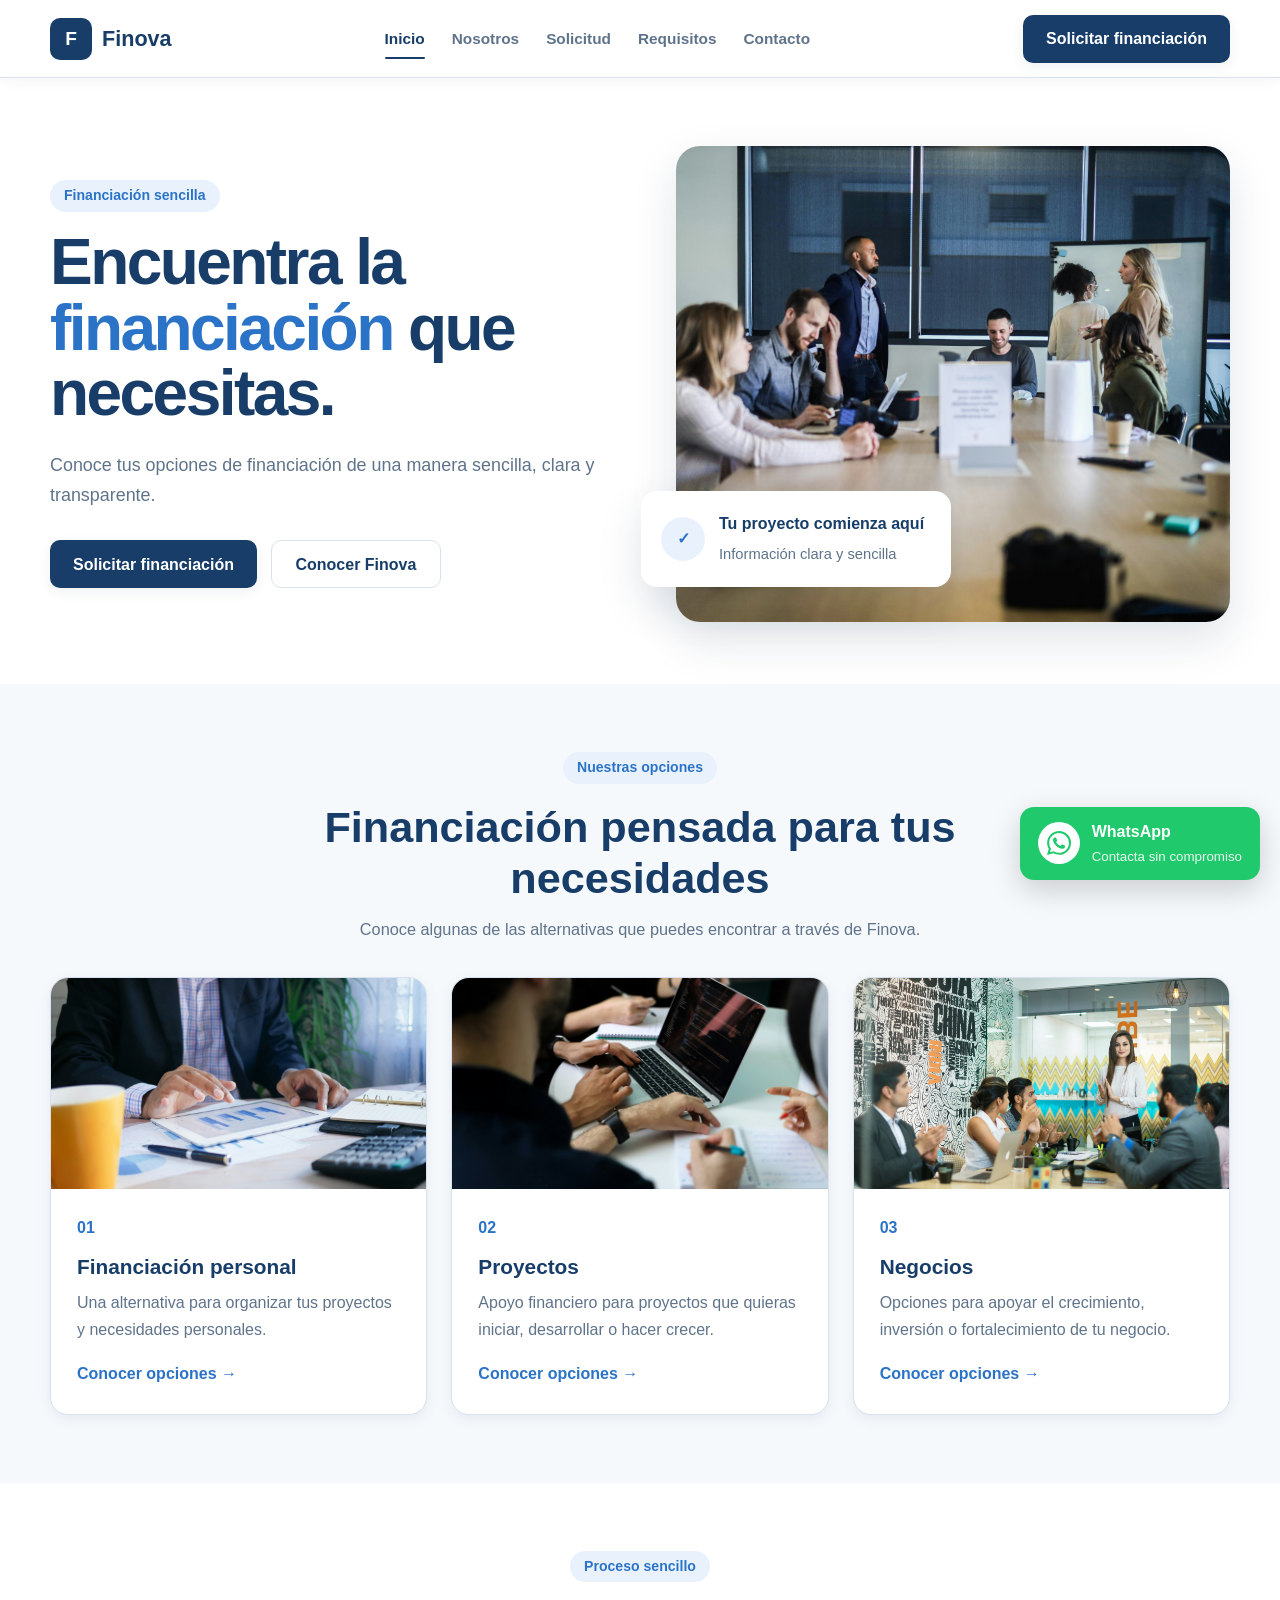
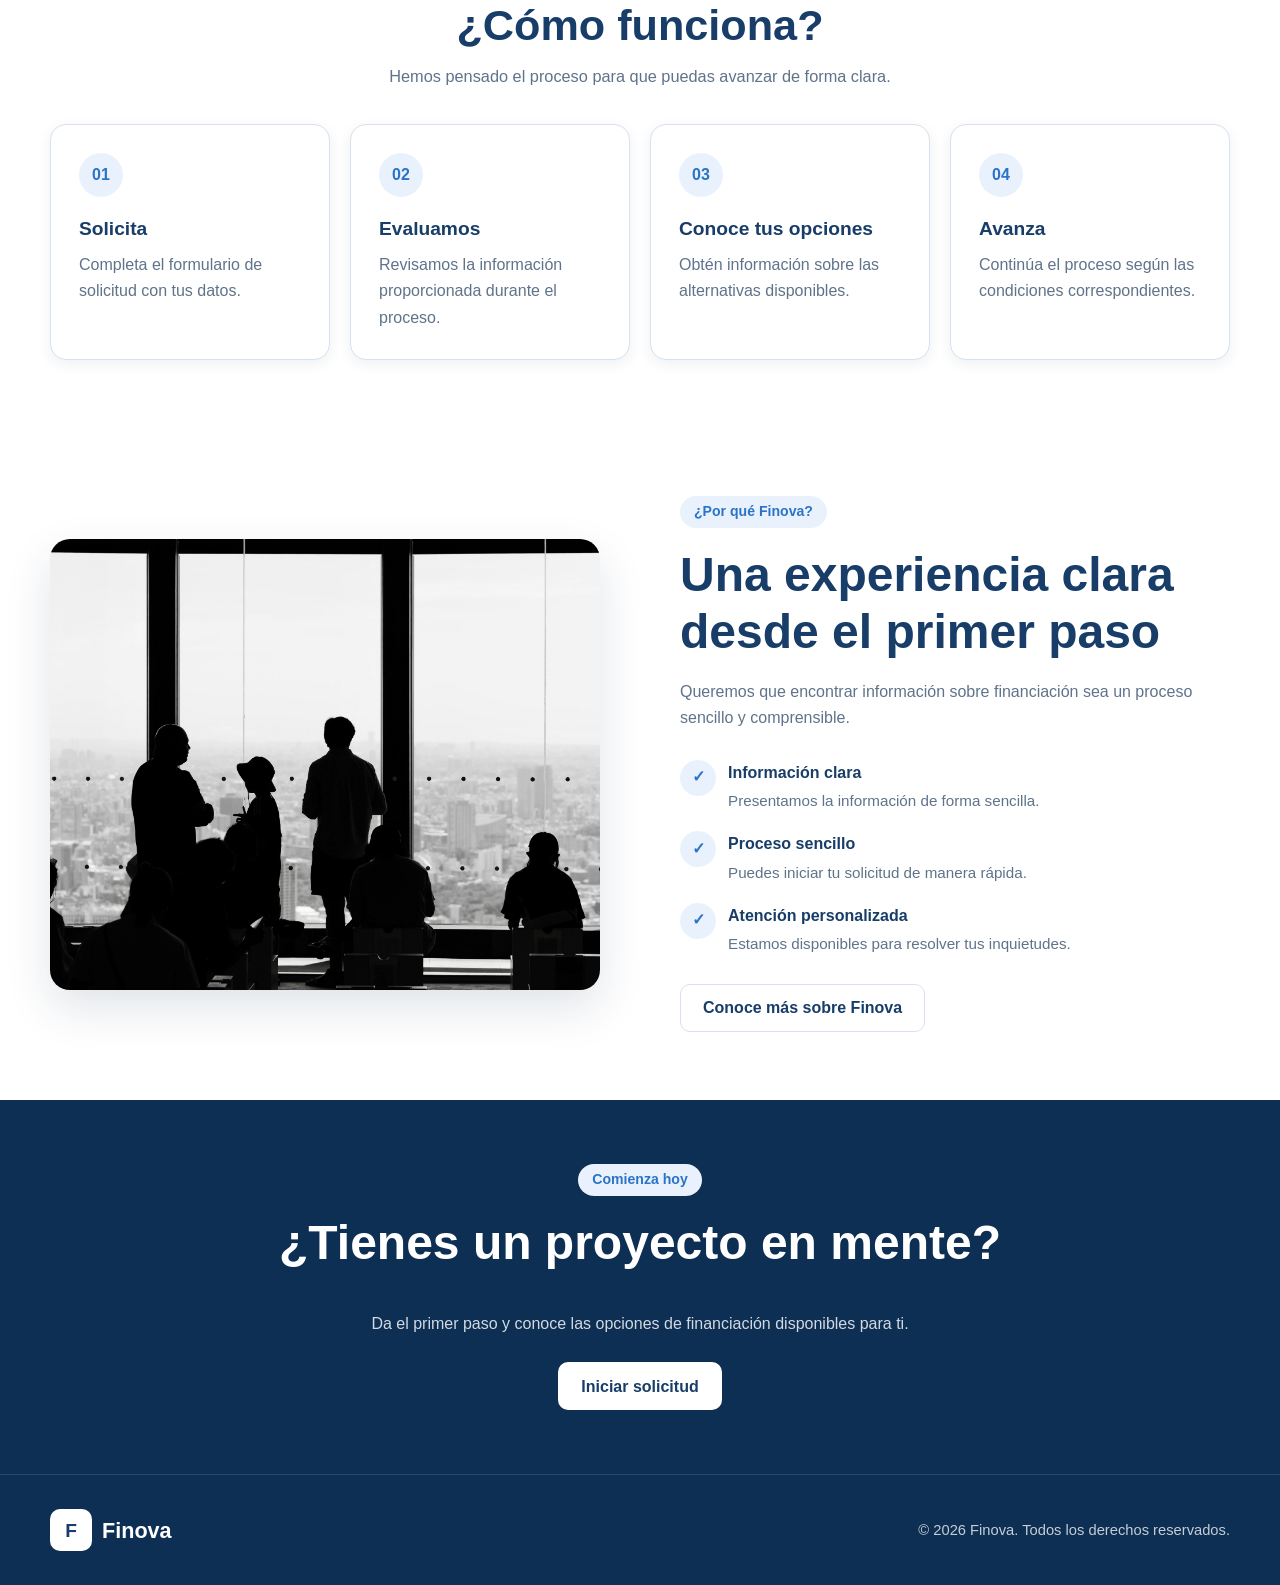
<file: index.html>
<!DOCTYPE html>
<html lang="es">

<head>

    <!-- =====================================================
         CONFIGURACIÓN BÁSICA DEL DOCUMENTO
    ====================================================== -->

    <meta charset="UTF-8">

    <meta
        name="viewport"
        content="width=device-width, initial-scale=1.0"
    >

    <title>Finova | Financiación sencilla</title>


    <!-- =====================================================
         HOJA DE ESTILOS PRINCIPAL
    ====================================================== -->

    <link
        rel="stylesheet"
        href="css/style.css"
    >

</head>


<body>


    <!-- =====================================================
         HEADER / NAVEGACIÓN PRINCIPAL
    ====================================================== -->

    <header class="header">

        <div class="container nav">


            <!-- =================================================
                 LOGOTIPO
            ================================================== -->

            <a
                href="index.html"
                class="logo"
            >

                <span class="logo-icon">
                    F
                </span>

                Finova

            </a>



            <!-- =================================================
                 MENÚ PRINCIPAL DE NAVEGACIÓN
            ================================================== -->

            <nav class="menu">

                <!-- PÁGINA ACTUAL -->

                <a
                    href="index.html"
                    class="active"
                >
                    Inicio
                </a>

                <a href="nosotros.html">
                    Nosotros
                </a>

                <a href="solicitud.html">
                    Solicitud
                </a>

                <a href="requisitos.html">
                    Requisitos
                </a>

                <a href="contacto.html">
                    Contacto
                </a>

            </nav>



            <!-- =================================================
                 BOTÓN PRINCIPAL DEL HEADER
            ================================================== -->

            <a
                href="solicitud.html"
                class="btn btn-primary"
            >
                Solicitar financiación
            </a>

        </div>

    </header>



    <!-- =====================================================
         CONTENIDO PRINCIPAL
    ====================================================== -->

    <main>


        <!-- =================================================
             HERO / PRESENTACIÓN PRINCIPAL
        ================================================== -->

        <section class="hero">


            <!-- =================================================
                 CONTENIDO DE TEXTO DEL HERO
            ================================================== -->

            <div class="hero-content">

                <!-- ETIQUETA SUPERIOR -->

                <span class="hero-badge">
                    Financiación sencilla
                </span>


                <!-- TÍTULO PRINCIPAL -->

                <h1>
                    Encuentra la
                    <span>financiación</span>
                    que necesitas.
                </h1>


                <!-- DESCRIPCIÓN -->

                <p>
                    Conoce tus opciones de financiación de una manera
                    sencilla, clara y transparente.
                </p>


                <!-- =================================================
                     BOTONES PRINCIPALES DEL HERO
                ================================================== -->

                <div class="hero-buttons">

                    <a
                        href="solicitud.html"
                        class="btn-primary"
                    >
                        Solicitar financiación
                    </a>

                    <a
                        href="nosotros.html"
                        class="btn-secondary"
                    >
                        Conocer Finova
                    </a>

                </div>

            </div>



            <!-- =================================================
                 IMAGEN PRINCIPAL DEL HERO
            ================================================== -->

            <div class="hero-image">

                <img
                    src="img/financiacion.jpg"
                    alt="Personas revisando opciones de financiación"
                >


                <!-- TARJETA SUPERPUESTA SOBRE LA IMAGEN -->

                <div class="hero-image-card">

                    <!-- ICONO -->

                    <div class="card-icon">
                        ✓
                    </div>


                    <!-- INFORMACIÓN DE LA TARJETA -->

                    <div>

                        <strong>
                            Tu proyecto comienza aquí
                        </strong>

                        <span>
                            Información clara y sencilla
                        </span>

                    </div>

                </div>

            </div>

        </section>



        <!-- =================================================
             SERVICIOS / OPCIONES DE FINANCIACIÓN
        ================================================== -->

        <section class="services">

            <div class="container">


                <!-- =================================================
                     ENCABEZADO DE LA SECCIÓN
                ================================================== -->

                <div class="section-title">

                    <span class="tag">
                        Nuestras opciones
                    </span>

                    <h2>
                        Financiación pensada para tus necesidades
                    </h2>

                    <p>
                        Conoce algunas de las alternativas que
                        puedes encontrar a través de Finova.
                    </p>

                </div>



                <!-- =================================================
                     GRID DE SERVICIOS
                ================================================== -->

                <div class="services-grid">


                    <!-- =================================================
                         SERVICIO 01
                         FINANCIACIÓN PERSONAL
                    ================================================== -->

                    <article class="service-card">


                        <!-- IMAGEN -->

                        <div class="service-image">

                            <img
                                src="img/financiacion-personal.jpg"
                                alt="Financiación personal"
                            >

                        </div>


                        <!-- CONTENIDO -->

                        <div class="service-content">

                            <span class="service-number">
                                01
                            </span>

                            <h3>
                                Financiación personal
                            </h3>

                            <p>
                                Una alternativa para organizar
                                tus proyectos y necesidades
                                personales.
                            </p>

                            <a href="solicitud.html">
                                Conocer opciones →
                            </a>

                        </div>

                    </article>



                    <!-- =================================================
                         SERVICIO 02
                         PROYECTOS
                    ================================================== -->

                    <article class="service-card">


                        <!-- IMAGEN -->

                        <div class="service-image">

                            <img
                                src="img/proyecto.jpg"
                                alt="Financiación para proyectos"
                            >

                        </div>


                        <!-- CONTENIDO -->

                        <div class="service-content">

                            <span class="service-number">
                                02
                            </span>

                            <h3>
                                Proyectos
                            </h3>

                            <p>
                                Apoyo financiero para proyectos
                                que quieras iniciar, desarrollar
                                o hacer crecer.
                            </p>

                            <a href="solicitud.html">
                                Conocer opciones →
                            </a>

                        </div>

                    </article>



                    <!-- =================================================
                         SERVICIO 03
                         NEGOCIOS
                    ================================================== -->

                    <article class="service-card">


                        <!-- IMAGEN -->

                        <div class="service-image">

                            <img
                                src="img/negocio.jpg"
                                alt="Financiación para negocios"
                            >

                        </div>


                        <!-- CONTENIDO -->

                        <div class="service-content">

                            <span class="service-number">
                                03
                            </span>

                            <h3>
                                Negocios
                            </h3>

                            <p>
                                Opciones para apoyar el crecimiento,
                                inversión o fortalecimiento de
                                tu negocio.
                            </p>

                            <a href="solicitud.html">
                                Conocer opciones →
                            </a>

                        </div>

                    </article>


                </div>

            </div>

        </section>



        <!-- =================================================
             PROCESO / ¿CÓMO FUNCIONA?
        ================================================== -->

        <section class="process">

            <div class="container">


                <!-- =================================================
                     ENCABEZADO DE LA SECCIÓN
                ================================================== -->

                <div class="section-title">

                    <span class="tag">
                        Proceso sencillo
                    </span>

                    <h2>
                        ¿Cómo funciona?
                    </h2>

                    <p>
                        Hemos pensado el proceso para que
                        puedas avanzar de forma clara.
                    </p>

                </div>



                <!-- =================================================
                     PASOS DEL PROCESO
                ================================================== -->

                <div class="process-grid">


                    <!-- PASO 01 -->

                    <div class="process-card">

                        <span>
                            01
                        </span>

                        <h3>
                            Solicita
                        </h3>

                        <p>
                            Completa el formulario de solicitud
                            con tus datos.
                        </p>

                    </div>



                    <!-- PASO 02 -->

                    <div class="process-card">

                        <span>
                            02
                        </span>

                        <h3>
                            Evaluamos
                        </h3>

                        <p>
                            Revisamos la información proporcionada
                            durante el proceso.
                        </p>

                    </div>



                    <!-- PASO 03 -->

                    <div class="process-card">

                        <span>
                            03
                        </span>

                        <h3>
                            Conoce tus opciones
                        </h3>

                        <p>
                            Obtén información sobre las alternativas
                            disponibles.
                        </p>

                    </div>



                    <!-- PASO 04 -->

                    <div class="process-card">

                        <span>
                            04
                        </span>

                        <h3>
                            Avanza
                        </h3>

                        <p>
                            Continúa el proceso según las condiciones
                            correspondientes.
                        </p>

                    </div>


                </div>

            </div>

        </section>



        <!-- =================================================
             POR QUÉ FINOVA
        ================================================== -->

        <section class="about-home">

            <div class="container about-home-content">


                <!-- =================================================
                     IMAGEN / LADO VISUAL
                ================================================== -->

                <div class="about-home-image">

                    <img
                        src="img/equipo-finova.jpg"
                        alt="Personas conversando sobre financiación"
                    >

                </div>



                <!-- =================================================
                     CONTENIDO / INFORMACIÓN
                ================================================== -->

                <div class="about-home-text">


                    <!-- ETIQUETA -->

                    <span class="tag">
                        ¿Por qué Finova?
                    </span>


                    <!-- TÍTULO -->

                    <h2>
                        Una experiencia clara desde el primer paso
                    </h2>


                    <!-- DESCRIPCIÓN -->

                    <p>
                        Queremos que encontrar información sobre
                        financiación sea un proceso sencillo y
                        comprensible.
                    </p>



                    <!-- =================================================
                         BENEFICIOS DE FINOVA
                    ================================================== -->

                    <div class="benefits">


                        <!-- BENEFICIO 01 -->

                        <div class="benefit">

                            <span>
                                ✓
                            </span>

                            <div>

                                <strong>
                                    Información clara
                                </strong>

                                <p>
                                    Presentamos la información de
                                    forma sencilla.
                                </p>

                            </div>

                        </div>



                        <!-- BENEFICIO 02 -->

                        <div class="benefit">

                            <span>
                                ✓
                            </span>

                            <div>

                                <strong>
                                    Proceso sencillo
                                </strong>

                                <p>
                                    Puedes iniciar tu solicitud
                                    de manera rápida.
                                </p>

                            </div>

                        </div>



                        <!-- BENEFICIO 03 -->

                        <div class="benefit">

                            <span>
                                ✓
                            </span>

                            <div>

                                <strong>
                                    Atención personalizada
                                </strong>

                                <p>
                                    Estamos disponibles para
                                    resolver tus inquietudes.
                                </p>

                            </div>

                        </div>


                    </div>



                    <!-- =================================================
                         BOTÓN "CONOCE MÁS"
                    ================================================== -->

                    <a
                        href="nosotros.html"
                        class="btn btn-secondary"
                    >
                        Conoce más sobre Finova
                    </a>

                </div>


            </div>

        </section>



        <!-- =================================================
             CTA FINAL / LLAMADA A LA ACCIÓN
        ================================================== -->

        <section class="cta">

            <div class="container cta-content">


                <!-- ETIQUETA -->

                <span class="tag">
                    Comienza hoy
                </span>


                <!-- TÍTULO -->

                <h2>
                    ¿Tienes un proyecto en mente?
                </h2>


                <!-- DESCRIPCIÓN -->

                <p>
                    Da el primer paso y conoce las opciones
                    de financiación disponibles para ti.
                </p>


                <!-- BOTÓN PRINCIPAL -->

                <a
                    href="solicitud.html"
                    class="btn btn-light"
                >
                    Iniciar solicitud
                </a>

            </div>

        </section>


    </main>



    <!-- =====================================================
         FOOTER
    ====================================================== -->

    <footer>

        <div class="container footer-content">


            <!-- LOGOTIPO DEL FOOTER -->

            <div class="logo footer-logo">

                <span class="logo-icon">
                    F
                </span>

                Finova

            </div>


            <!-- COPYRIGHT -->

            <p>
                © 2026 Finova. Todos los derechos reservados.
            </p>

        </div>

    </footer>



    <!-- =====================================================
         BOTÓN FLOTANTE DE WHATSAPP
    ====================================================== -->

    <a
        href="https://wa.me/57XXXXXXXXXX?text=Hola%2C%20estoy%20interesado%20en%20conocer%20las%20opciones%20de%20financiaci%C3%B3n."
        class="whatsapp-float"
        target="_blank"
        rel="noopener noreferrer"
        aria-label="Contactar por WhatsApp"
    >


        <!-- =================================================
             ICONO DE WHATSAPP
        ================================================== -->

        <span class="whatsapp-icon">

            <svg
                viewBox="0 0 24 24"
                aria-hidden="true"
            >

                <path
                    d="M20.52 3.48A11.87 11.87 0 0 0 12.07 0C5.5 0 .16 5.34.16 11.91c0 2.1.55 4.15 1.6 5.96L.05 24l6.27-1.65a11.88 11.88 0 0 0 5.75 1.47h.01c6.57 0 11.91-5.34 11.91-11.91a11.86 11.86 0 0 0-3.47-8.43ZM12.08 21.8h-.01a9.87 9.87 0 0 1-5.03-1.38l-.36-.21-3.72.98.99-3.63-.23-.37a9.87 9.87 0 0 1-1.52-5.28C2.2 6.44 6.63 2 12.08 2a9.85 9.85 0 0 1 7 2.9 9.85 9.85 0 0 1 2.9 7c0 5.45-4.44 9.9-9.9 9.9Zm5.43-7.42c-.3-.15-1.76-.87-2.03-.97-.27-.1-.47-.15-.67.15-.2.3-.77.97-.94 1.17-.17.2-.35.22-.65.07-.3-.15-1.25-.46-2.38-1.46-.88-.78-1.47-1.74-1.64-2.04-.17-.3-.02-.46.13-.61.14-.14.3-.35.45-.52.15-.17.2-.3.3-.5.1-.2.05-.37-.02-.52-.07-.15-.67-1.61-.92-2.21-.24-.58-.49-.5-.67-.51h-.57c-.2 0-.52.07-.79.37-.27.3-1.04 1.02-1.04 2.49s1.07 2.89 1.22 3.09c.15.2 2.1 3.21 5.09 4.5.71.31 1.27.49 1.7.63.71.23 1.35.2 1.86.12.57-.09 1.76-.72 2.01-1.42.25-.7.25-1.3.17-1.42-.07-.12-.27-.2-.57-.35Z"
                />

            </svg>

        </span>



        <!-- =================================================
             TEXTO DEL BOTÓN WHATSAPP
        ================================================== -->

        <span class="whatsapp-text">

            <strong>
                WhatsApp
            </strong>

            <small>
                Contacta sin compromiso
            </small>

        </span>

    </a>



    <!-- =====================================================
         JAVASCRIPT PRINCIPAL

         Este archivo controla las interacciones
         y funcionalidades del sitio.
    ====================================================== -->

    <script src="js/app.js"></script>


</body>

</html>
</file>
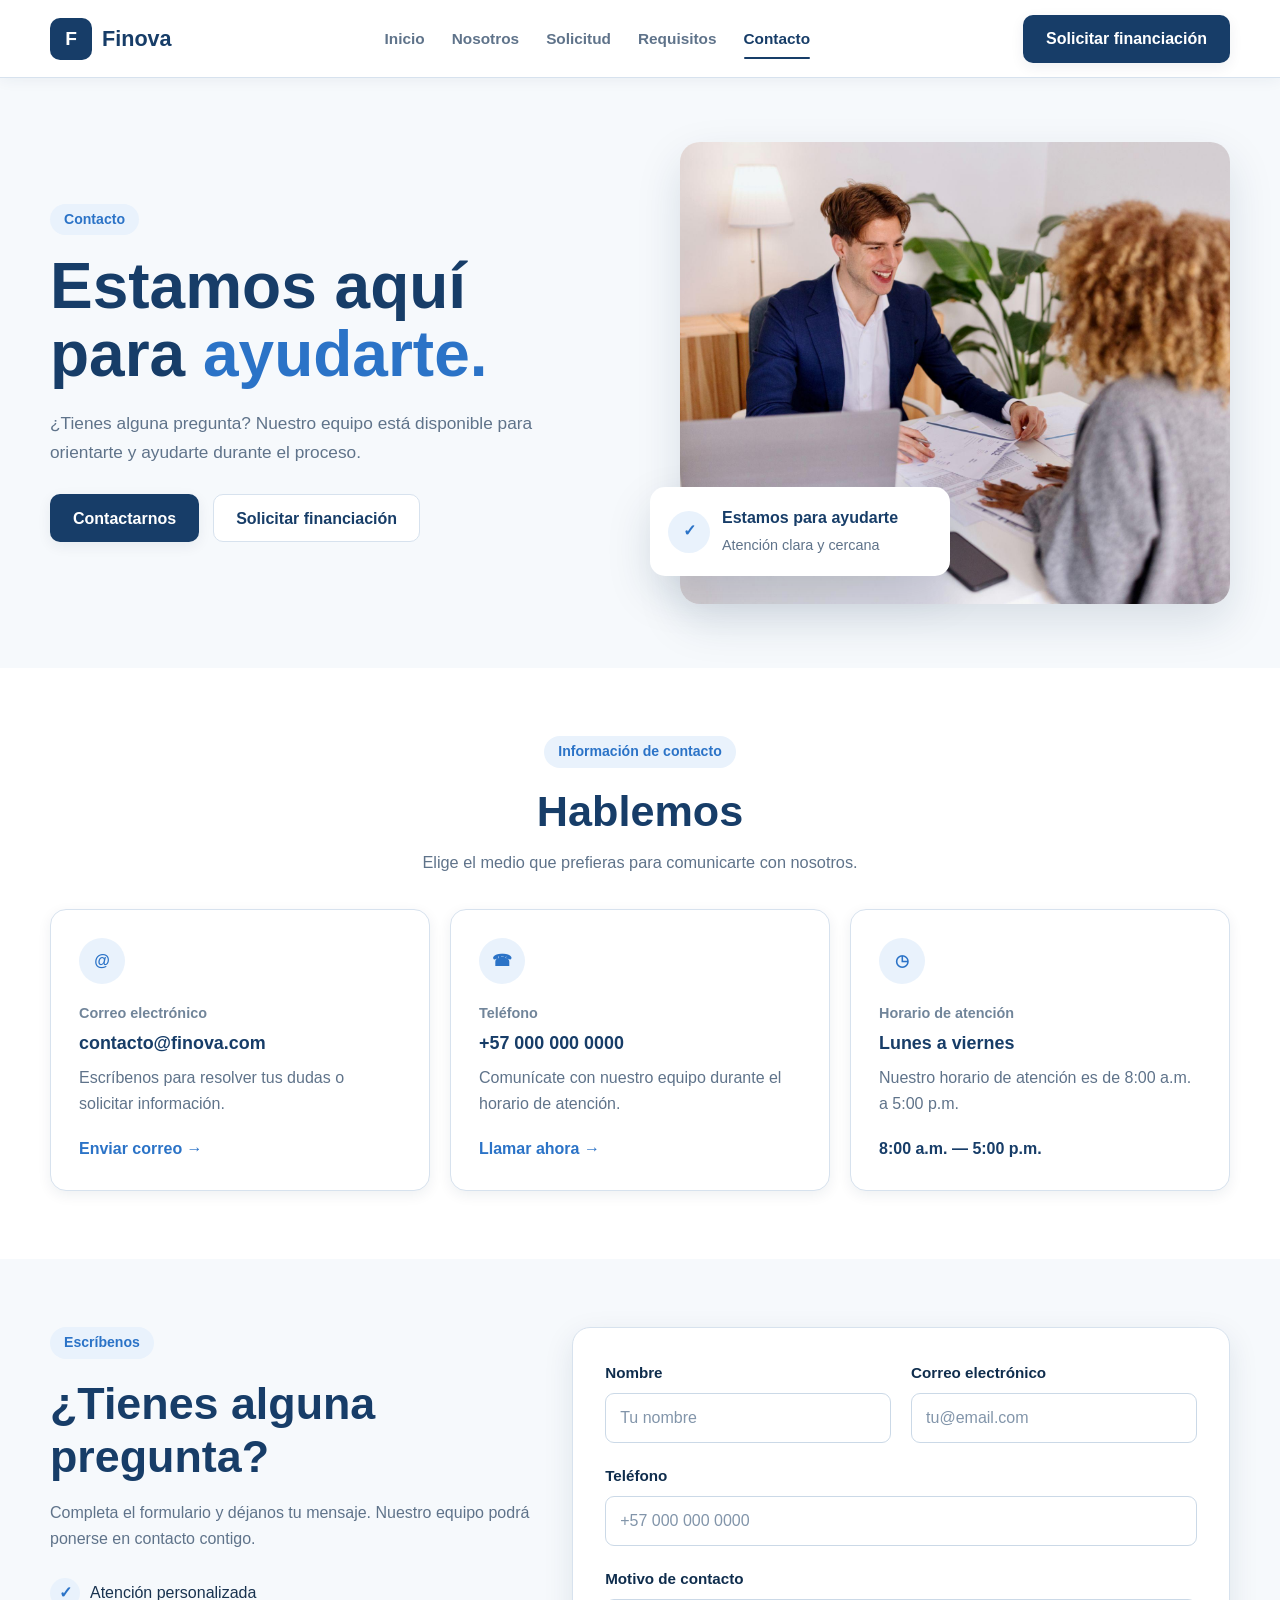
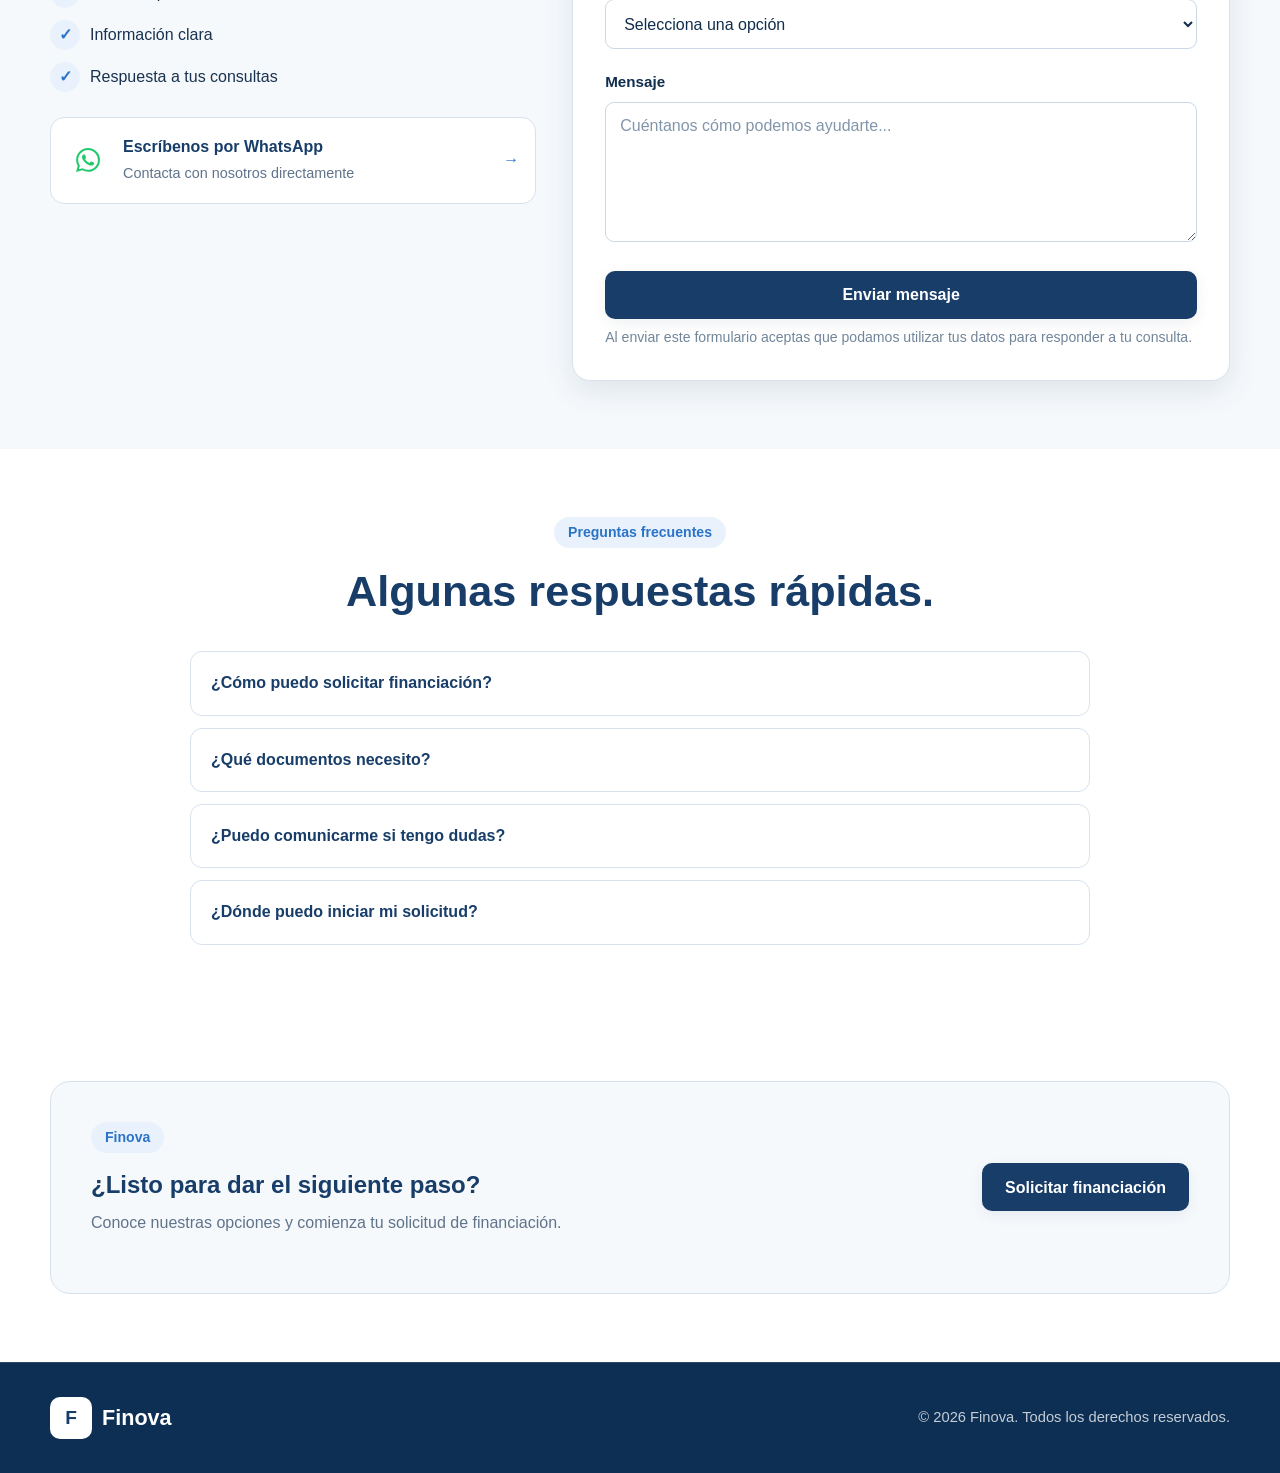
<file: contacto.html>
<!DOCTYPE html>
<html lang="es">

<head>

    <!-- =====================================================
         CONFIGURACIÓN BÁSICA DEL DOCUMENTO
    ====================================================== -->

    <meta charset="UTF-8">

    <meta
        name="viewport"
        content="width=device-width, initial-scale=1.0"
    >

    <title>Finova | Contacto</title>


    <!-- =====================================================
         HOJA DE ESTILOS PRINCIPAL
    ====================================================== -->

    <link
        rel="stylesheet"
        href="css/style.css"
    >

</head>


<body>


    <!-- =====================================================
         HEADER / NAVEGACIÓN PRINCIPAL
    ====================================================== -->

    <header class="header">

        <div class="container nav">


            <!-- LOGOTIPO -->

            <a href="index.html" class="logo">

                <span class="logo-icon">
                    F
                </span>

                Finova

            </a>


            <!-- MENÚ DE NAVEGACIÓN -->

            <nav class="menu">

                <a href="index.html">
                    Inicio
                </a>

                <a href="nosotros.html">
                    Nosotros
                </a>

                <a href="solicitud.html">
                    Solicitud
                </a>

                <a href="requisitos.html">
                    Requisitos
                </a>

                <!-- Página actual -->

                <a
                    href="contacto.html"
                    class="active"
                >
                    Contacto
                </a>

            </nav>


            <!-- BOTÓN PRINCIPAL DEL HEADER -->

            <a
                href="solicitud.html"
                class="btn btn-primary"
            >
                Solicitar financiación
            </a>

        </div>

    </header>



    <!-- =====================================================
         CONTENIDO PRINCIPAL
    ====================================================== -->

    <main>


        <!-- =================================================
             HERO / PRESENTACIÓN DE CONTACTO
        ================================================== -->

        <section class="contact-hero">

            <div class="container contact-hero-grid">


                <!-- TEXTO DEL HERO -->

                <div class="contact-hero-content">

                    <span class="tag">
                        Contacto
                    </span>

                    <h1>
                        Estamos aquí para
                        <span>ayudarte.</span>
                    </h1>

                    <p>
                        ¿Tienes alguna pregunta? Nuestro equipo
                        está disponible para orientarte y ayudarte
                        durante el proceso.
                    </p>


                    <!-- BOTONES DEL HERO -->

                    <div class="contact-hero-buttons">

                        <a
                            href="#contact-info"
                            class="btn btn-primary"
                        >
                            Contactarnos
                        </a>

                        <a
                            href="solicitud.html"
                            class="btn btn-secondary"
                        >
                            Solicitar financiación
                        </a>

                    </div>

                </div>



                <!-- IMAGEN DEL HERO -->

                <div class="contact-hero-image">

                    <img
                        src="img/contacto.jpeg"
                        alt="Equipo de atención al cliente de Finova"
                    >


                    <!-- TARJETA SUPERPUESTA SOBRE LA IMAGEN -->

                    <div class="contact-hero-card">

                        <div class="contact-hero-icon">
                            ✓
                        </div>

                        <div>

                            <strong>
                                Estamos para ayudarte
                            </strong>

                            <span>
                                Atención clara y cercana
                            </span>

                        </div>

                    </div>

                </div>


            </div>

        </section>



        <!-- =================================================
             INFORMACIÓN DE CONTACTO
        ================================================== -->

        <section
            class="contact-info-section"
            id="contact-info"
        >

            <div class="container">


                <!-- ENCABEZADO DE LA SECCIÓN -->

                <div class="section-heading">

                    <span class="section-label">
                        Información de contacto
                    </span>

                    <h2>
                        Hablemos
                    </h2>

                    <p>
                        Elige el medio que prefieras para
                        comunicarte con nosotros.
                    </p>

                </div>


                <!-- TARJETAS DE CONTACTO -->

                <div class="contact-cards">


                    <!-- =================================================
                         TARJETA DE CORREO ELECTRÓNICO
                    ================================================== -->

                    <article class="contact-info-card">

                        <div class="contact-card-icon">
                            @
                        </div>

                        <span class="contact-card-label">
                            Correo electrónico
                        </span>

                        <h3>
                            contacto@finova.com
                        </h3>

                        <p>
                            Escríbenos para resolver tus dudas
                            o solicitar información.
                        </p>

                        <a href="mailto:contacto@finova.com">
                            Enviar correo →
                        </a>

                    </article>



                    <!-- =================================================
                         TARJETA DE TELÉFONO
                    ================================================== -->

                    <article class="contact-info-card">

                        <div class="contact-card-icon">
                            ☎
                        </div>

                        <span class="contact-card-label">
                            Teléfono
                        </span>

                        <h3>
                            +57 000 000 0000
                        </h3>

                        <p>
                            Comunícate con nuestro equipo
                            durante el horario de atención.
                        </p>

                        <a href="tel:+570000000000">
                            Llamar ahora →
                        </a>

                    </article>



                    <!-- =================================================
                         TARJETA DE HORARIO
                    ================================================== -->

                    <article class="contact-info-card">

                        <div class="contact-card-icon">
                            ◷
                        </div>

                        <span class="contact-card-label">
                            Horario de atención
                        </span>

                        <h3>
                            Lunes a viernes
                        </h3>

                        <p>
                            Nuestro horario de atención es
                            de 8:00 a.m. a 5:00 p.m.
                        </p>

                        <span class="contact-schedule">
                            8:00 a.m. — 5:00 p.m.
                        </span>

                    </article>


                </div>

            </div>

        </section>



        <!-- =================================================
             SECCIÓN FORMULARIO DE CONTACTO
        ================================================== -->

        <section class="contact-form-section">

            <div class="container contact-form-layout">


                <!-- =================================================
                     INFORMACIÓN LATERAL DEL FORMULARIO
                ================================================== -->

                <div class="contact-form-info">

                    <span class="section-label">
                        Escríbenos
                    </span>

                    <h2>
                        ¿Tienes alguna pregunta?
                    </h2>

                    <p>
                        Completa el formulario y déjanos tu
                        mensaje. Nuestro equipo podrá ponerse
                        en contacto contigo.
                    </p>


                    <!-- BENEFICIOS DEL CONTACTO -->

                    <div class="contact-form-benefits">


                        <!-- BENEFICIO 1 -->

                        <div>

                            <span>
                                ✓
                            </span>

                            <p>
                                Atención personalizada
                            </p>

                        </div>


                        <!-- BENEFICIO 2 -->

                        <div>

                            <span>
                                ✓
                            </span>

                            <p>
                                Información clara
                            </p>

                        </div>


                        <!-- BENEFICIO 3 -->

                        <div>

                            <span>
                                ✓
                            </span>

                            <p>
                                Respuesta a tus consultas
                            </p>

                        </div>

                    </div>



                    <!-- =================================================
                         BOTÓN / CONTACTO WHATSAPP
                    ================================================== -->

                    <a
                        href="https://wa.me/570000000000"
                        class="whatsapp-contact"
                        target="_blank"
                    >

                        <!-- ICONO WHATSAPP -->

                        <div
                            class="whatsapp-icon"
                            aria-hidden="true"
                        >

                            <svg
                                viewBox="0 0 24 24"
                                xmlns="http://www.w3.org/2000/svg"
                                role="img"
                            >

                                <path
                                    d="M17.472 14.382c-.297-.149-1.758-.867-2.03-.967-.273-.099-.471-.148-.67.15-.197.297-.767.966-.94 1.164-.173.199-.347.223-.644.075-.297-.15-1.255-.463-2.39-1.475-.883-.788-1.48-1.761-1.653-2.059-.173-.297-.018-.458.13-.606.134-.133.298-.347.446-.52.149-.174.198-.298.298-.497.099-.198.05-.372-.025-.521-.075-.149-.669-1.611-.916-2.206-.242-.579-.487-.5-.67-.51-.173-.008-.372-.01-.57-.01-.198 0-.52.074-.792.372-.272.297-1.04 1.016-1.04 2.479 0 1.462 1.065 2.875 1.213 3.074.149.198 2.096 3.2 5.077 4.487.709.306 1.262.489 1.694.626.712.226 1.36.194 1.872.118.571-.085 1.758-.719 2.006-1.413.248-.694.248-1.289.173-1.413-.074-.124-.272-.198-.57-.347m-5.421 7.403h-.004a9.87 9.87 0 01-5.031-1.378l-.361-.214-3.741.982.999-3.648-.235-.374a9.86 9.86 0 01-1.51-5.26c.001-5.45 4.436-9.884 9.89-9.884 2.64 0 5.122 1.03 6.986 2.895a9.825 9.825 0 012.893 6.994c-.002 5.45-4.437 9.887-9.886 9.887m8.413-18.297A11.815 11.815 0 0012.05 0C5.495 0 .16 5.335.157 11.89c0 2.096.547 4.142 1.588 5.946L.057 24l6.304-1.654a11.933 11.933 0 005.683 1.448h.005c6.555 0 11.89-5.335 11.893-11.893a11.82 11.82 0 00-3.478-8.413"
                                />

                            </svg>

                        </div>


                        <!-- TEXTO DE WHATSAPP -->

                        <div>

                            <strong>
                                Escríbenos por WhatsApp
                            </strong>

                            <span>
                                Contacta con nosotros
                                directamente
                            </span>

                        </div>


                        <!-- FLECHA -->

                        <b>
                            →
                        </b>

                    </a>

                </div>



                <!-- =================================================
                     TARJETA DEL FORMULARIO
                ================================================== -->

                <div class="contact-form-card">


                    <!-- =================================================
                         FORMULARIO DE CONTACTO

                         ID utilizado por app.js
                    ================================================== -->

                    <form
                        id="contactForm"
                        action="#"
                        method="post"
                    >


                        <!-- =================================================
                             NOMBRE + CORREO ELECTRÓNICO
                        ================================================== -->

                        <div class="form-row">


                            <!-- NOMBRE -->

                            <div class="form-group">

                                <label for="nombre">
                                    Nombre
                                </label>

                                <input
                                    type="text"
                                    id="nombre"
                                    name="nombre"
                                    placeholder="Tu nombre"
                                    required
                                >

                            </div>


                            <!-- CORREO -->

                            <div class="form-group">

                                <label for="email">
                                    Correo electrónico
                                </label>

                                <input
                                    type="email"
                                    id="email"
                                    name="email"
                                    placeholder="tu@email.com"
                                    required
                                >

                            </div>

                        </div>



                        <!-- =================================================
                             TELÉFONO
                        ================================================== -->

                        <div class="form-group">

                            <label for="telefono">
                                Teléfono
                            </label>

                            <input
                                type="tel"
                                id="telefono"
                                name="telefono"
                                placeholder="+57 000 000 0000"
                            >

                        </div>



                        <!-- =================================================
                             MOTIVO DE CONTACTO
                        ================================================== -->

                        <div class="form-group">

                            <label for="asunto">
                                Motivo de contacto
                            </label>

                            <select
                                id="asunto"
                                name="asunto"
                            >

                                <option value="">
                                    Selecciona una opción
                                </option>

                                <option value="financiacion">
                                    Información sobre financiación
                                </option>

                                <option value="solicitud">
                                    Consulta sobre una solicitud
                                </option>

                                <option value="general">
                                    Consulta general
                                </option>

                                <option value="otro">
                                    Otro
                                </option>

                            </select>

                        </div>



                        <!-- =================================================
                             MENSAJE DEL USUARIO
                        ================================================== -->

                        <div class="form-group">

                            <label for="mensaje">
                                Mensaje
                            </label>

                            <textarea
                                id="mensaje"
                                name="mensaje"
                                rows="5"
                                placeholder="Cuéntanos cómo podemos ayudarte..."
                                required
                            ></textarea>

                        </div>



                        <!-- =================================================
                             BOTÓN ENVIAR
                        ================================================== -->

                        <button
                            type="submit"
                            class="btn btn-primary btn-full"
                        >
                            Enviar mensaje
                        </button>



                        <!-- =================================================
                             AVISO DE PRIVACIDAD / DATOS
                        ================================================== -->

                        <small class="form-note">

                            Al enviar este formulario aceptas
                            que podamos utilizar tus datos para
                            responder a tu consulta.

                        </small>



                        <!-- =================================================
                             MENSAJE DE ESTADO DEL FORMULARIO

                             app.js utiliza este elemento para mostrar:

                             ✓ Mensaje de éxito

                             ⚠️ Mensaje de error
                        ================================================== -->

                        <div
                            class="form-message"
                            role="alert"
                            aria-live="polite"
                        ></div>


                    </form>

                </div>


            </div>

        </section>



        <!-- =================================================
             PREGUNTAS FRECUENTES / FAQ
        ================================================== -->

        <section class="contact-faq">

            <div class="container">


                <!-- ENCABEZADO FAQ -->

                <div class="section-heading">

                    <span class="tag">
                        Preguntas frecuentes
                    </span>

                    <h2>
                        Algunas respuestas rápidas.
                    </h2>

                </div>


                <!-- LISTADO DE PREGUNTAS -->

                <div class="faq-grid">


                    <!-- PREGUNTA 1 -->

                    <details class="faq-item">

                        <summary>
                            ¿Cómo puedo solicitar financiación?
                        </summary>

                        <p>
                            Puedes comenzar desde la sección
                            Solicitud y completar el formulario
                            con la información requerida.
                        </p>

                    </details>



                    <!-- PREGUNTA 2 -->

                    <details class="faq-item">

                        <summary>
                            ¿Qué documentos necesito?
                        </summary>

                        <p>
                            Consulta nuestra sección de Requisitos
                            para conocer la información que puede
                            solicitarse durante el proceso.
                        </p>

                    </details>



                    <!-- PREGUNTA 3 -->

                    <details class="faq-item">

                        <summary>
                            ¿Puedo comunicarme si tengo dudas?
                        </summary>

                        <p>
                            Sí. Puedes utilizar cualquiera de
                            nuestros canales de contacto para
                            realizar tus consultas.
                        </p>

                    </details>



                    <!-- PREGUNTA 4 -->

                    <details class="faq-item">

                        <summary>
                            ¿Dónde puedo iniciar mi solicitud?
                        </summary>

                        <p>
                            Puedes iniciar el proceso directamente
                            desde el botón de Solicitar financiación.
                        </p>

                    </details>


                </div>

            </div>

        </section>



        <!-- =================================================
             CTA FINAL
        ================================================== -->

        <section class="contact-cta">

            <div class="container">

                <div class="contact-cta-box">


                    <!-- TEXTO DEL CTA -->

                    <div>

                        <span class="tag">
                            Finova
                        </span>

                        <h2>
                            ¿Listo para dar el siguiente paso?
                        </h2>

                        <p>
                            Conoce nuestras opciones y comienza
                            tu solicitud de financiación.
                        </p>

                    </div>


                    <!-- BOTÓN CTA -->

                    <a
                        href="solicitud.html"
                        class="btn btn-primary"
                    >
                        Solicitar financiación
                    </a>

                </div>

            </div>

        </section>


    </main>



    <!-- =====================================================
         FOOTER
    ====================================================== -->

    <footer>

        <div class="container footer-content">


            <!-- LOGOTIPO DEL FOOTER -->

            <div class="logo footer-logo">

                <span class="logo-icon">
                    F
                </span>

                Finova

            </div>


            <!-- COPYRIGHT -->

            <p>
                © 2026 Finova. Todos los derechos reservados.
            </p>

        </div>

    </footer>



    <!-- =====================================================
         JAVASCRIPT PRINCIPAL

         Este archivo controla:

         - Validación de formularios
         - Mensajes de éxito
         - Mensajes de error
         - Interacciones del sitio
    ====================================================== -->

    <script src="js/app.js"></script>


</body>

</html>
</file>
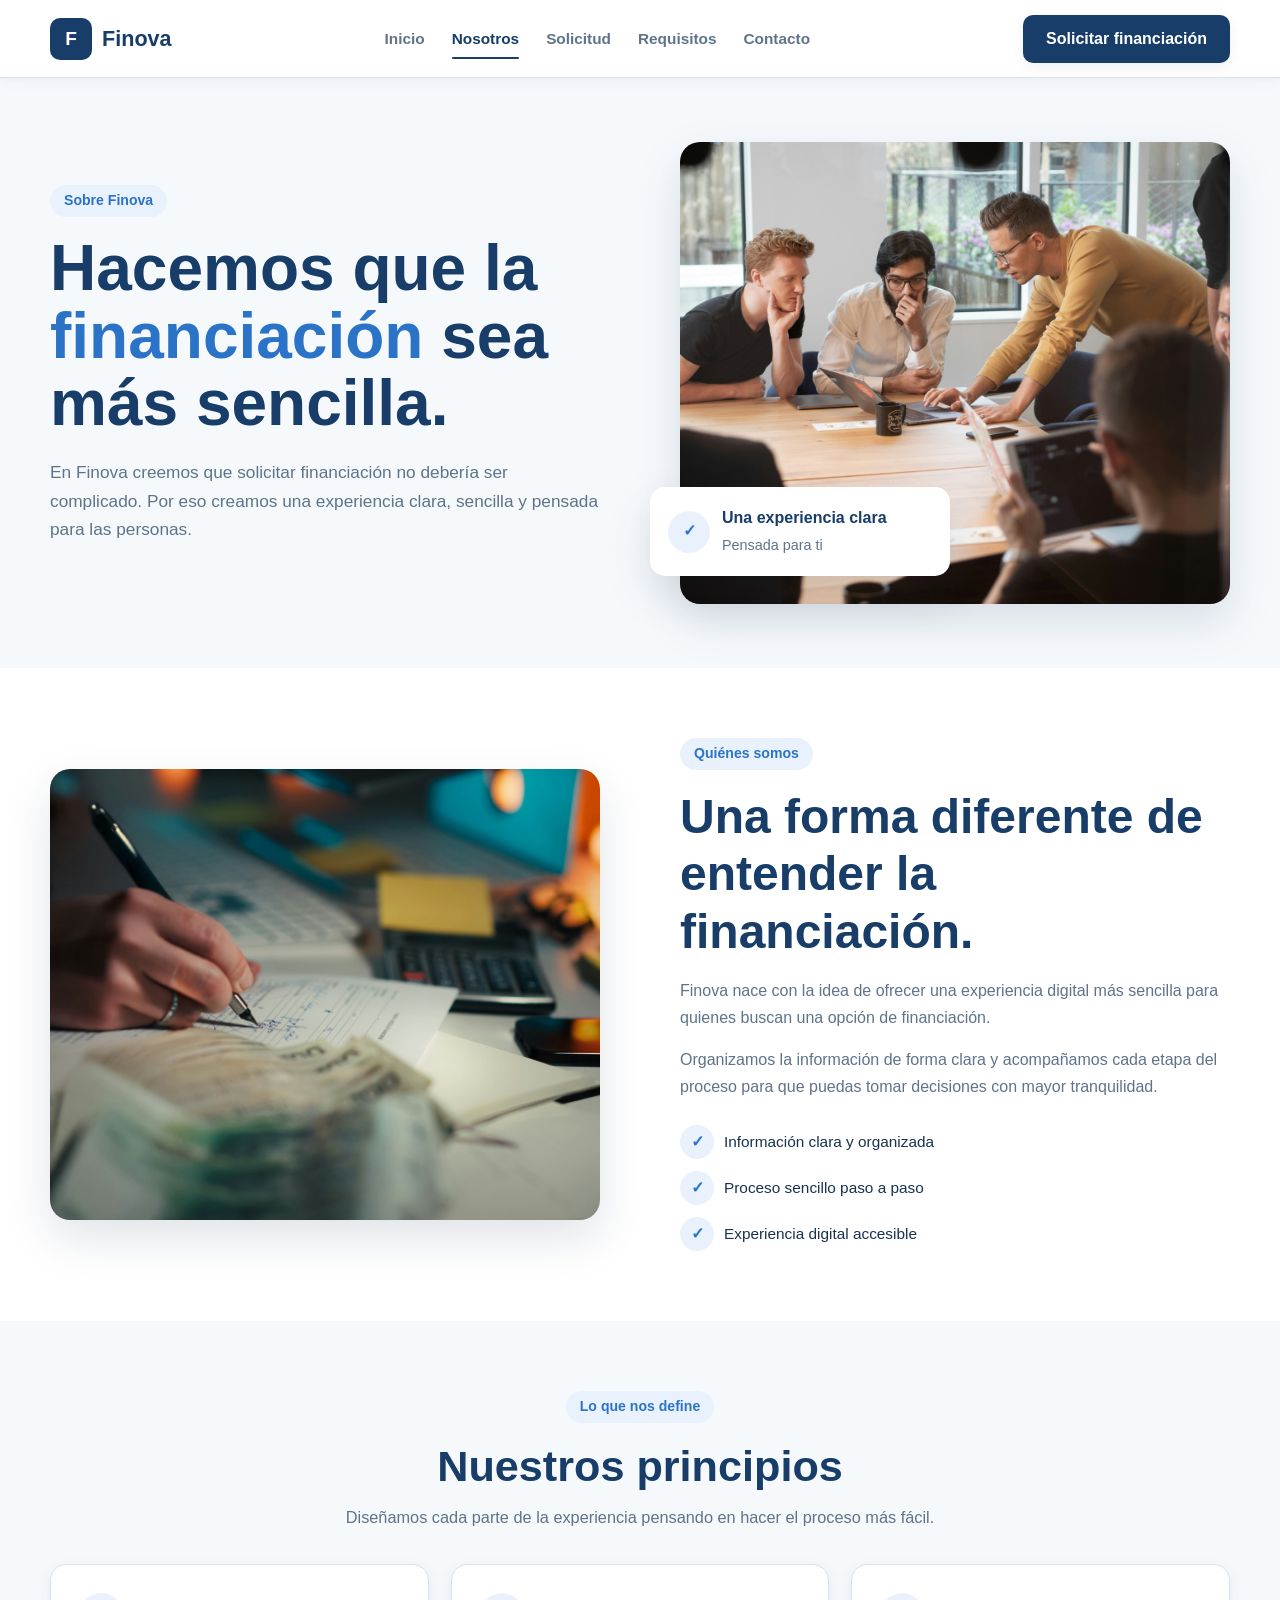
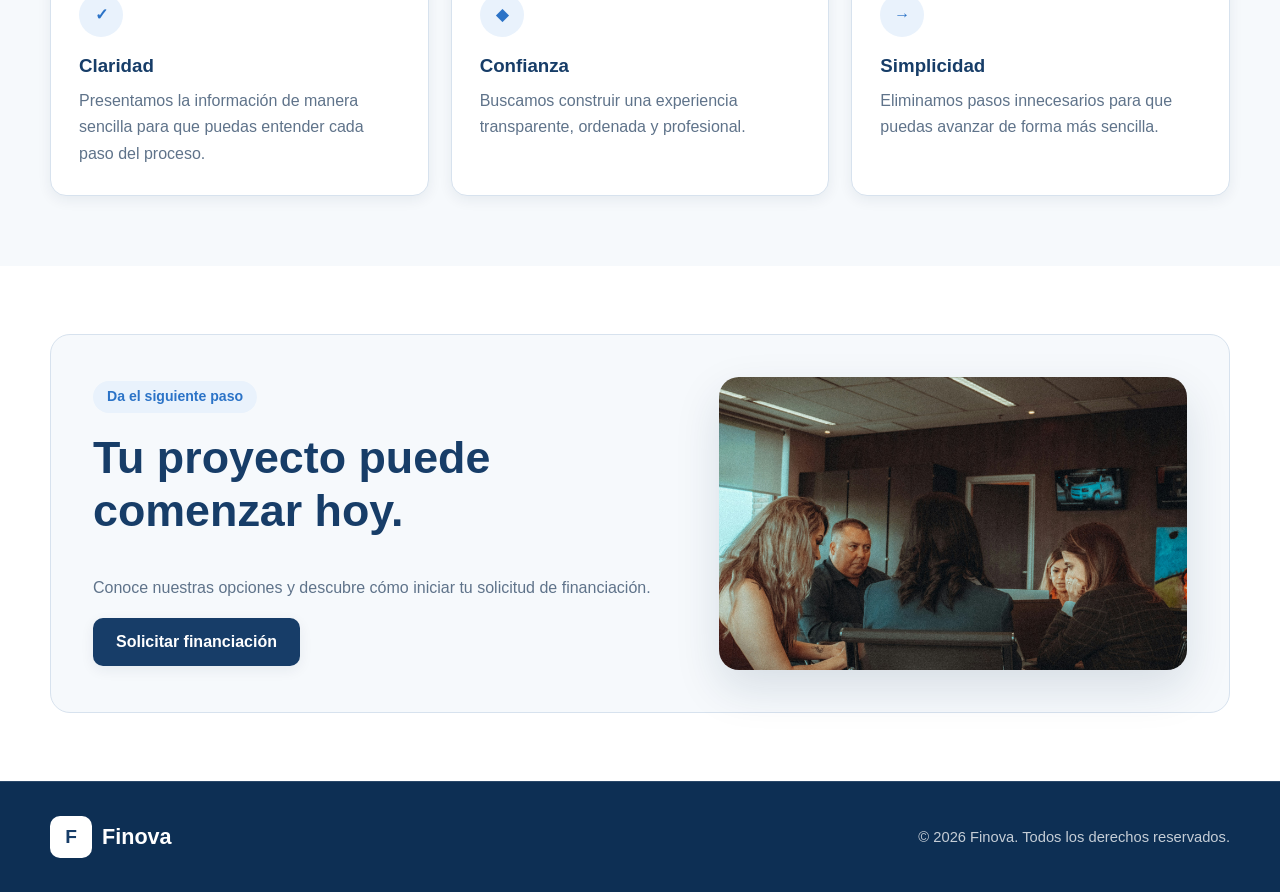
<file: nosotros.html>
<!DOCTYPE html>
<html lang="es">


<head>

    <!-- =====================================================
         CONFIGURACIÓN DEL DOCUMENTO
    ====================================================== -->

    <meta charset="UTF-8">

    <meta
        name="viewport"
        content="width=device-width, initial-scale=1.0"
    >

    <title>Finova | Nosotros</title>


    <!-- =====================================================
         HOJA DE ESTILOS PRINCIPAL
    ====================================================== -->

    <link
        rel="stylesheet"
        href="css/style.css"
    >

</head>



<body>


    <!-- =====================================================
         HEADER / NAVEGACIÓN PRINCIPAL
    ====================================================== -->

    <header class="header">

        <div class="container nav">


            <!-- =================================================
                 LOGO
            ================================================== -->

            <a
                href="index.html"
                class="logo"
            >

                <span class="logo-icon">
                    F
                </span>

                Finova

            </a>



            <!-- =================================================
                 MENÚ PRINCIPAL
            ================================================== -->

            <nav class="menu">


                <!-- Inicio -->

                <a href="index.html">
                    Inicio
                </a>


                <!-- Nosotros - Página actual -->

                <a
                    href="nosotros.html"
                    class="active"
                >
                    Nosotros
                </a>


                <!-- Solicitud -->

                <a href="solicitud.html">
                    Solicitud
                </a>


                <!-- Requisitos -->

                <a href="requisitos.html">
                    Requisitos
                </a>


                <!-- Contacto -->

                <a href="contacto.html">
                    Contacto
                </a>

            </nav>



            <!-- =================================================
                 BOTÓN PRINCIPAL DEL HEADER
            ================================================== -->

            <a
                href="solicitud.html"
                class="btn btn-primary"
            >
                Solicitar financiación
            </a>


        </div>

    </header>



    <!-- =====================================================
         CONTENIDO PRINCIPAL
    ====================================================== -->

    <main>


        <!-- =================================================
             HERO - NOSOTROS
        ================================================== -->

        <section class="about-hero">

            <div class="container about-hero-grid">


                <!-- =================================================
                     TEXTO DEL HERO
                ================================================== -->

                <div class="about-hero-content">


                    <!-- Etiqueta superior -->

                    <span class="tag">
                        Sobre Finova
                    </span>


                    <!-- Título principal -->

                    <h1>

                        Hacemos que la

                        <span>
                            financiación
                        </span>

                        sea más sencilla.

                    </h1>


                    <!-- Descripción -->

                    <p>

                        En Finova creemos que solicitar financiación
                        no debería ser complicado. Por eso creamos
                        una experiencia clara, sencilla y pensada
                        para las personas.

                    </p>


                </div>



                <!-- =================================================
                     IMAGEN DEL HERO
                ================================================== -->

                <div class="about-hero-image">


                    <!-- Imagen principal -->

                    <img
                        src="img/nosotros-equipo.jpg"
                        alt="Equipo de Finova trabajando"
                    >


                    <!-- =================================================
                         TARJETA FLOTANTE
                    ================================================== -->

                    <div class="about-floating-card">


                        <!-- Icono -->

                        <div class="about-card-icon">
                            ✓
                        </div>


                        <!-- Contenido de la tarjeta -->

                        <div>

                            <strong>
                                Una experiencia clara
                            </strong>

                            <span>
                                Pensada para ti
                            </span>

                        </div>


                    </div>


                </div>


            </div>

        </section>



        <!-- =====================================================
             SECCIÓN: QUIÉNES SOMOS
        ====================================================== -->

        <section class="about-section">

            <div class="container about-main-grid">


                <!-- =================================================
                     IMAGEN
                ================================================== -->

                <div class="about-main-image">

                    <img
                        src="img/nosotros-finanzas.jpg"
                        alt="Persona revisando información financiera"
                    >

                </div>



                <!-- =================================================
                     CONTENIDO
                ================================================== -->

                <div class="about-main-content">


                    <!-- Etiqueta de sección -->

                    <span class="section-label">
                        Quiénes somos
                    </span>


                    <!-- Título -->

                    <h2>

                        Una forma diferente de entender
                        la financiación.

                    </h2>


                    <!-- Primer párrafo -->

                    <p>

                        Finova nace con la idea de ofrecer una
                        experiencia digital más sencilla para
                        quienes buscan una opción de financiación.

                    </p>


                    <!-- Segundo párrafo -->

                    <p>

                        Organizamos la información de forma clara
                        y acompañamos cada etapa del proceso para
                        que puedas tomar decisiones con mayor
                        tranquilidad.

                    </p>



                    <!-- =================================================
                         LISTA DE BENEFICIOS
                    ================================================== -->

                    <div class="about-check-list">


                        <!-- Beneficio 01 -->

                        <div class="about-check">

                            <span>
                                ✓
                            </span>

                            <p>
                                Información clara y organizada
                            </p>

                        </div>


                        <!-- Beneficio 02 -->

                        <div class="about-check">

                            <span>
                                ✓
                            </span>

                            <p>
                                Proceso sencillo paso a paso
                            </p>

                        </div>


                        <!-- Beneficio 03 -->

                        <div class="about-check">

                            <span>
                                ✓
                            </span>

                            <p>
                                Experiencia digital accesible
                            </p>

                        </div>


                    </div>


                </div>


            </div>

        </section>



        <!-- =====================================================
             SECCIÓN: VALORES
        ====================================================== -->

        <section class="values-section">

            <div class="container">


                <!-- =================================================
                     ENCABEZADO DE LA SECCIÓN
                ================================================== -->

                <div class="section-heading">


                    <!-- Etiqueta -->

                    <span class="tag">
                        Lo que nos define
                    </span>


                    <!-- Título -->

                    <h2>
                        Nuestros principios
                    </h2>


                    <!-- Descripción -->

                    <p>

                        Diseñamos cada parte de la experiencia
                        pensando en hacer el proceso más fácil.

                    </p>


                </div>



                <!-- =================================================
                     TARJETAS DE VALORES
                ================================================== -->

                <div class="values-grid">


                    <!-- =================================================
                         VALOR 01 - CLARIDAD
                    ================================================== -->

                    <article class="value-card">


                        <div class="value-icon">
                            ✓
                        </div>


                        <h3>
                            Claridad
                        </h3>


                        <p>

                            Presentamos la información de manera
                            sencilla para que puedas entender cada
                            paso del proceso.

                        </p>


                    </article>



                    <!-- =================================================
                         VALOR 02 - CONFIANZA
                    ================================================== -->

                    <article class="value-card">


                        <div class="value-icon">
                            ◆
                        </div>


                        <h3>
                            Confianza
                        </h3>


                        <p>

                            Buscamos construir una experiencia
                            transparente, ordenada y profesional.

                        </p>


                    </article>



                    <!-- =================================================
                         VALOR 03 - SIMPLICIDAD
                    ================================================== -->

                    <article class="value-card">


                        <div class="value-icon">
                            →
                        </div>


                        <h3>
                            Simplicidad
                        </h3>


                        <p>

                            Eliminamos pasos innecesarios para que
                            puedas avanzar de forma más sencilla.

                        </p>


                    </article>


                </div>


            </div>

        </section>



        <!-- =====================================================
             CTA / LLAMADA A LA ACCIÓN
        ====================================================== -->

        <section class="about-cta">

            <div class="container about-cta-box">


                <!-- =================================================
                     CONTENIDO DEL CTA
                ================================================== -->

                <div class="about-cta-content">


                    <!-- Etiqueta -->

                    <span class="tag">
                        Da el siguiente paso
                    </span>


                    <!-- Título -->

                    <h2>
                        Tu proyecto puede comenzar hoy.
                    </h2>


                    <!-- Descripción -->

                    <p>

                        Conoce nuestras opciones y descubre
                        cómo iniciar tu solicitud de financiación.

                    </p>


                    <!-- Botón -->

                    <a
                        href="solicitud.html"
                        class="btn btn-primary"
                    >
                        Solicitar financiación
                    </a>


                </div>



                <!-- =================================================
                     IMAGEN DEL CTA
                ================================================== -->

                <div class="about-cta-image">

                    <img
                        src="img/nosotros-cta.jpg"
                        alt="Persona planificando un proyecto"
                    >

                </div>


            </div>

        </section>


    </main>



    <!-- =====================================================
         FOOTER
    ====================================================== -->

    <footer>

        <div class="container footer-content">


            <!-- =================================================
                 LOGO DEL FOOTER
            ================================================== -->

            <div class="logo footer-logo">

                <span class="logo-icon">
                    F
                </span>

                Finova

            </div>


            <!-- =================================================
                 COPYRIGHT
            ================================================== -->

            <p>
                © 2026 Finova. Todos los derechos reservados.
            </p>


        </div>

    </footer>



</body>

</html>
</file>
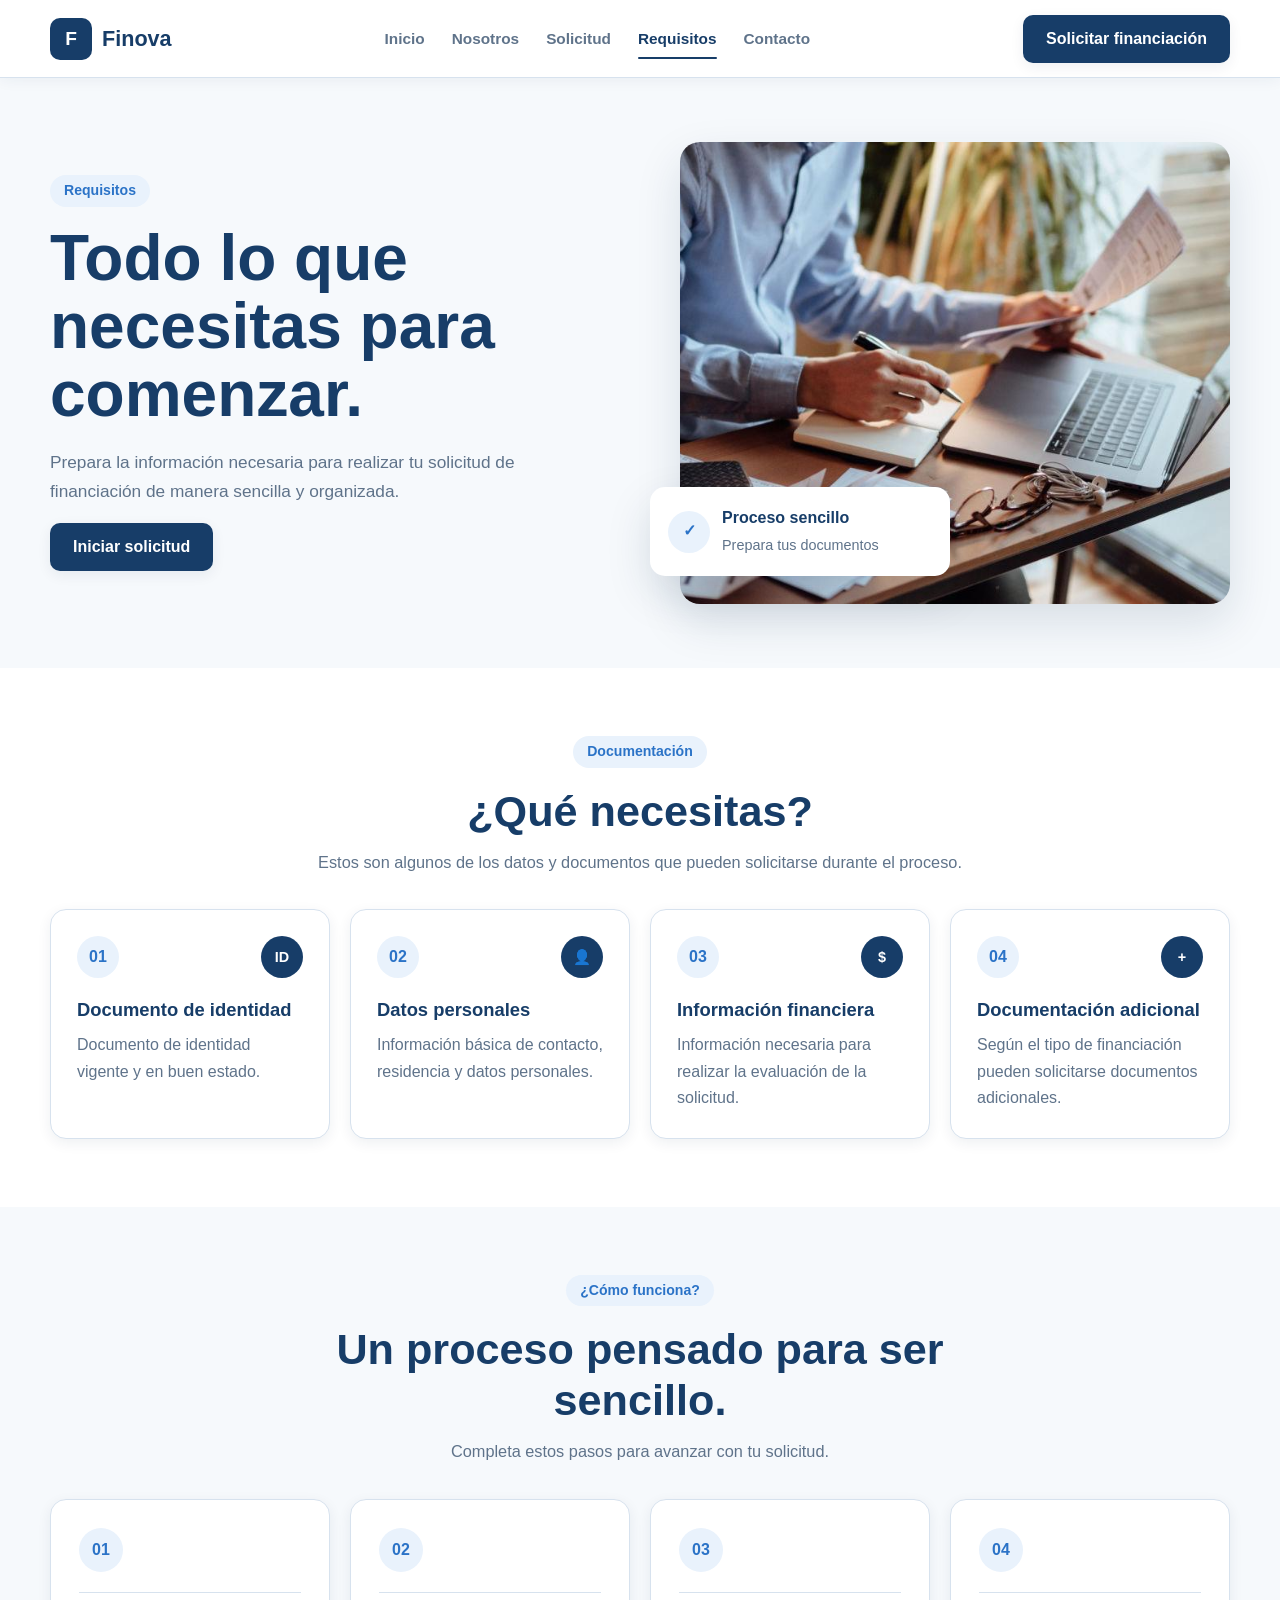
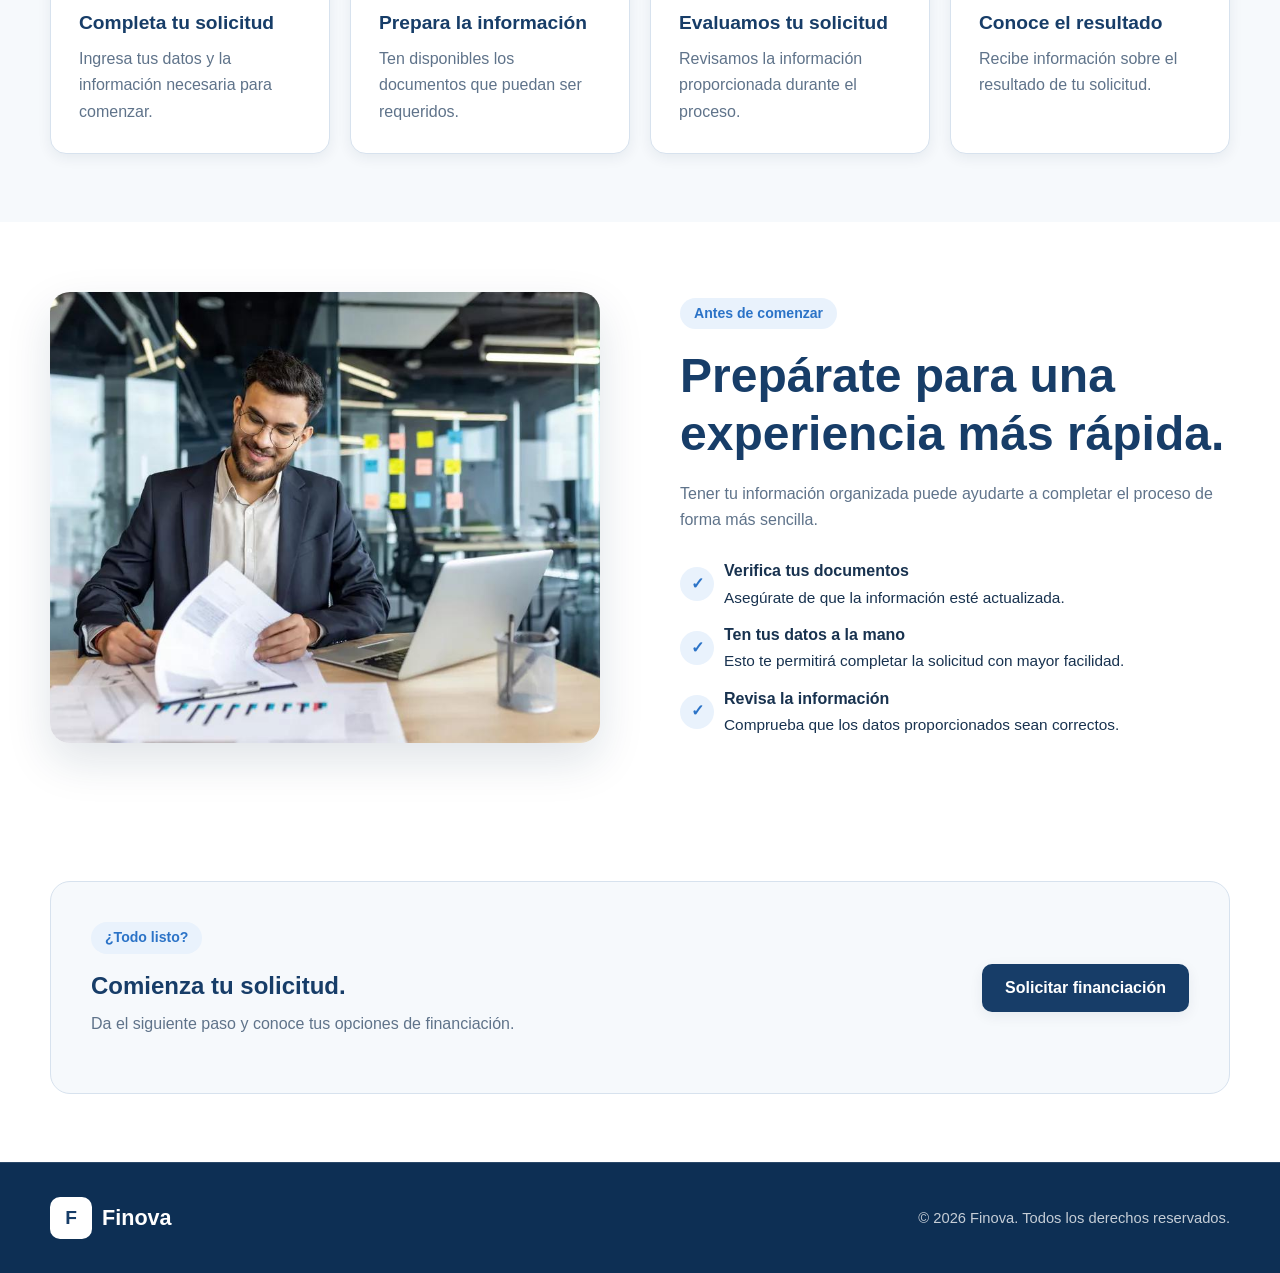
<file: requisitos.html>
<!DOCTYPE html>
<html lang="es">


<head>

    <!-- =====================================================
         CONFIGURACIÓN DEL DOCUMENTO
    ====================================================== -->

    <meta charset="UTF-8">

    <meta
        name="viewport"
        content="width=device-width, initial-scale=1.0"
    >

    <title>Finova | Requisitos</title>


    <!-- =====================================================
         HOJA DE ESTILOS PRINCIPAL
    ====================================================== -->

    <link
        rel="stylesheet"
        href="css/style.css"
    >

</head>



<body>


    <!-- =====================================================
         HEADER / NAVEGACIÓN PRINCIPAL
    ====================================================== -->

    <header class="header">

        <div class="container nav">


            <!-- =================================================
                 LOGO
            ================================================== -->

            <a
                href="index.html"
                class="logo"
            >

                <span class="logo-icon">
                    F
                </span>

                Finova

            </a>



            <!-- =================================================
                 MENÚ PRINCIPAL
            ================================================== -->

            <nav class="menu">


                <!-- Inicio -->

                <a href="index.html">
                    Inicio
                </a>


                <!-- Nosotros -->

                <a href="nosotros.html">
                    Nosotros
                </a>


                <!-- Solicitud -->

                <a href="solicitud.html">
                    Solicitud
                </a>


                <!-- Requisitos - Página actual -->

                <a
                    href="requisitos.html"
                    class="active"
                >
                    Requisitos
                </a>


                <!-- Contacto -->

                <a href="contacto.html">
                    Contacto
                </a>


            </nav>



            <!-- =================================================
                 BOTÓN PRINCIPAL DEL HEADER
            ================================================== -->

            <a
                href="solicitud.html"
                class="btn btn-primary"
            >
                Solicitar financiación
            </a>


        </div>

    </header>



    <!-- =====================================================
         CONTENIDO PRINCIPAL
    ====================================================== -->

    <main>


        <!-- =================================================
             HERO - REQUISITOS
        ================================================== -->

        <section class="requirements-hero">

            <div class="container requirements-hero-grid">


                <!-- =================================================
                     CONTENIDO DEL HERO
                ================================================== -->

                <div class="requirements-hero-content">


                    <!-- Etiqueta -->

                    <span class="tag">
                        Requisitos
                    </span>


                    <!-- Título principal -->

                    <h1>

                        Todo lo que necesitas
                        para comenzar.

                    </h1>


                    <!-- Descripción -->

                    <p>

                        Prepara la información necesaria para
                        realizar tu solicitud de financiación
                        de manera sencilla y organizada.

                    </p>


                    <!-- Botón principal -->

                    <a
                        href="solicitud.html"
                        class="btn btn-primary"
                    >
                        Iniciar solicitud
                    </a>


                </div>



                <!-- =================================================
                     IMAGEN DEL HERO
                ================================================== -->

                <div class="requirements-hero-image">


                    <!-- Imagen principal -->

                    <img
                        src="img/requisitos.jpeg"
                        alt="Persona preparando documentación financiera"
                    >


                    <!-- =================================================
                         TARJETA FLOTANTE
                    ================================================== -->

                    <div class="requirements-floating-card">


                        <!-- Icono de verificación -->

                        <div class="requirements-check">
                            ✓
                        </div>


                        <!-- Contenido de la tarjeta -->

                        <div>

                            <strong>
                                Proceso sencillo
                            </strong>

                            <span>
                                Prepara tus documentos
                            </span>

                        </div>


                    </div>


                </div>


            </div>

        </section>



        <!-- =================================================
             SECCIÓN: REQUISITOS
        ================================================== -->

        <section class="requirements-section">

            <div class="container">


                <!-- =================================================
                     ENCABEZADO DE LA SECCIÓN
                ================================================== -->

                <div class="section-heading requirements-heading">


                    <!-- Etiqueta -->

                    <span class="section-label">
                        Documentación
                    </span>


                    <!-- Título -->

                    <h2>
                        ¿Qué necesitas?
                    </h2>


                    <!-- Descripción -->

                    <p>

                        Estos son algunos de los datos y documentos
                        que pueden solicitarse durante el proceso.

                    </p>


                </div>



                <!-- =================================================
                     TARJETAS DE REQUISITOS
                ================================================== -->

                <div class="requirements-grid">


                    <!-- =================================================
                         REQUISITO 01
                    ================================================== -->

                    <article class="requirement-card">

                        <div class="requirement-top">

                            <span class="requirement-number">
                                01
                            </span>

                            <span class="requirement-icon">
                                ID
                            </span>

                        </div>


                        <h3>
                            Documento de identidad
                        </h3>


                        <p>

                            Documento de identidad vigente y
                            en buen estado.

                        </p>


                    </article>



                    <!-- =================================================
                         REQUISITO 02
                    ================================================== -->

                    <article class="requirement-card">

                        <div class="requirement-top">

                            <span class="requirement-number">
                                02
                            </span>

                            <span class="requirement-icon">
                                👤
                            </span>

                        </div>


                        <h3>
                            Datos personales
                        </h3>


                        <p>

                            Información básica de contacto,
                            residencia y datos personales.

                        </p>


                    </article>



                    <!-- =================================================
                         REQUISITO 03
                    ================================================== -->

                    <article class="requirement-card">

                        <div class="requirement-top">

                            <span class="requirement-number">
                                03
                            </span>

                            <span class="requirement-icon">
                                $
                            </span>

                        </div>


                        <h3>
                            Información financiera
                        </h3>


                        <p>

                            Información necesaria para realizar
                            la evaluación de la solicitud.

                        </p>


                    </article>



                    <!-- =================================================
                         REQUISITO 04
                    ================================================== -->

                    <article class="requirement-card">

                        <div class="requirement-top">

                            <span class="requirement-number">
                                04
                            </span>

                            <span class="requirement-icon">
                                +
                            </span>

                        </div>


                        <h3>
                            Documentación adicional
                        </h3>


                        <p>

                            Según el tipo de financiación pueden
                            solicitarse documentos adicionales.

                        </p>


                    </article>


                </div>


            </div>

        </section>



        <!-- =================================================
             SECCIÓN: PROCESO
        ================================================== -->

        <section class="requirements-process">

            <div class="container">


                <!-- =================================================
                     ENCABEZADO DEL PROCESO
                ================================================== -->

                <div class="section-heading">


                    <!-- Etiqueta -->

                    <span class="tag">
                        ¿Cómo funciona?
                    </span>


                    <!-- Título -->

                    <h2>
                        Un proceso pensado para ser sencillo.
                    </h2>


                    <!-- Descripción -->

                    <p>

                        Completa estos pasos para avanzar
                        con tu solicitud.

                    </p>


                </div>



                <!-- =================================================
                     PASOS DEL PROCESO
                ================================================== -->

                <div class="process-grid">


                    <!-- =================================================
                         PASO 01
                    ================================================== -->

                    <article class="process-card">

                        <span class="process-number">
                            01
                        </span>


                        <div class="process-line"></div>


                        <h3>
                            Completa tu solicitud
                        </h3>


                        <p>

                            Ingresa tus datos y la información
                            necesaria para comenzar.

                        </p>


                    </article>



                    <!-- =================================================
                         PASO 02
                    ================================================== -->

                    <article class="process-card">

                        <span class="process-number">
                            02
                        </span>


                        <div class="process-line"></div>


                        <h3>
                            Prepara la información
                        </h3>


                        <p>

                            Ten disponibles los documentos
                            que puedan ser requeridos.

                        </p>


                    </article>



                    <!-- =================================================
                         PASO 03
                    ================================================== -->

                    <article class="process-card">

                        <span class="process-number">
                            03
                        </span>


                        <div class="process-line"></div>


                        <h3>
                            Evaluamos tu solicitud
                        </h3>


                        <p>

                            Revisamos la información proporcionada
                            durante el proceso.

                        </p>


                    </article>



                    <!-- =================================================
                         PASO 04
                    ================================================== -->

                    <article class="process-card">

                        <span class="process-number">
                            04
                        </span>


                        <div class="process-line"></div>


                        <h3>
                            Conoce el resultado
                        </h3>


                        <p>

                            Recibe información sobre el resultado
                            de tu solicitud.

                        </p>


                    </article>


                </div>


            </div>

        </section>



        <!-- =================================================
             SECCIÓN: ANTES DE COMENZAR
        ================================================== -->

        <section class="before-section">

            <div class="container before-grid">


                <!-- =================================================
                     IMAGEN
                ================================================== -->

                <div class="before-image">

                    <img
                        src="img/preparar-documentos.jpeg"
                        alt="Persona organizando documentos"
                    >

                </div>



                <!-- =================================================
                     CONTENIDO
                ================================================== -->

                <div class="before-content">


                    <!-- Etiqueta -->

                    <span class="section-label">
                        Antes de comenzar
                    </span>


                    <!-- Título -->

                    <h2>

                        Prepárate para una
                        experiencia más rápida.

                    </h2>


                    <!-- Descripción -->

                    <p>

                        Tener tu información organizada puede
                        ayudarte a completar el proceso de forma
                        más sencilla.

                    </p>



                    <!-- =================================================
                         LISTA DE RECOMENDACIONES
                    ================================================== -->

                    <div class="before-list">


                        <!-- =================================================
                             RECOMENDACIÓN 01
                        ================================================== -->

                        <div class="before-item">

                            <span>
                                ✓
                            </span>


                            <div>

                                <strong>
                                    Verifica tus documentos
                                </strong>

                                <p>

                                    Asegúrate de que la información
                                    esté actualizada.

                                </p>

                            </div>


                        </div>



                        <!-- =================================================
                             RECOMENDACIÓN 02
                        ================================================== -->

                        <div class="before-item">

                            <span>
                                ✓
                            </span>


                            <div>

                                <strong>
                                    Ten tus datos a la mano
                                </strong>

                                <p>

                                    Esto te permitirá completar
                                    la solicitud con mayor facilidad.

                                </p>

                            </div>


                        </div>



                        <!-- =================================================
                             RECOMENDACIÓN 03
                        ================================================== -->

                        <div class="before-item">

                            <span>
                                ✓
                            </span>


                            <div>

                                <strong>
                                    Revisa la información
                                </strong>

                                <p>

                                    Comprueba que los datos
                                    proporcionados sean correctos.

                                </p>

                            </div>


                        </div>


                    </div>


                </div>


            </div>

        </section>



        <!-- =================================================
             CTA / LLAMADA A LA ACCIÓN
        ================================================== -->

        <section class="requirements-cta">

            <div class="container">

                <div class="requirements-cta-box">


                    <!-- =================================================
                         TEXTO DEL CTA
                    ================================================== -->

                    <div>


                        <!-- Etiqueta -->

                        <span class="tag">
                            ¿Todo listo?
                        </span>


                        <!-- Título -->

                        <h2>
                            Comienza tu solicitud.
                        </h2>


                        <!-- Descripción -->

                        <p>

                            Da el siguiente paso y conoce
                            tus opciones de financiación.

                        </p>


                    </div>



                    <!-- =================================================
                         BOTÓN DEL CTA
                    ================================================== -->

                    <a
                        href="solicitud.html"
                        class="btn btn-primary"
                    >
                        Solicitar financiación
                    </a>


                </div>

            </div>

        </section>


    </main>



    <!-- =====================================================
         FOOTER
    ====================================================== -->

    <footer>

        <div class="container footer-content">


            <!-- =================================================
                 LOGO DEL FOOTER
            ================================================== -->

            <div class="logo footer-logo">

                <span class="logo-icon">
                    F
                </span>

                Finova

            </div>


            <!-- =================================================
                 COPYRIGHT
            ================================================== -->

            <p>
                © 2026 Finova. Todos los derechos reservados.
            </p>


        </div>

    </footer>


</body>

</html>
</file>
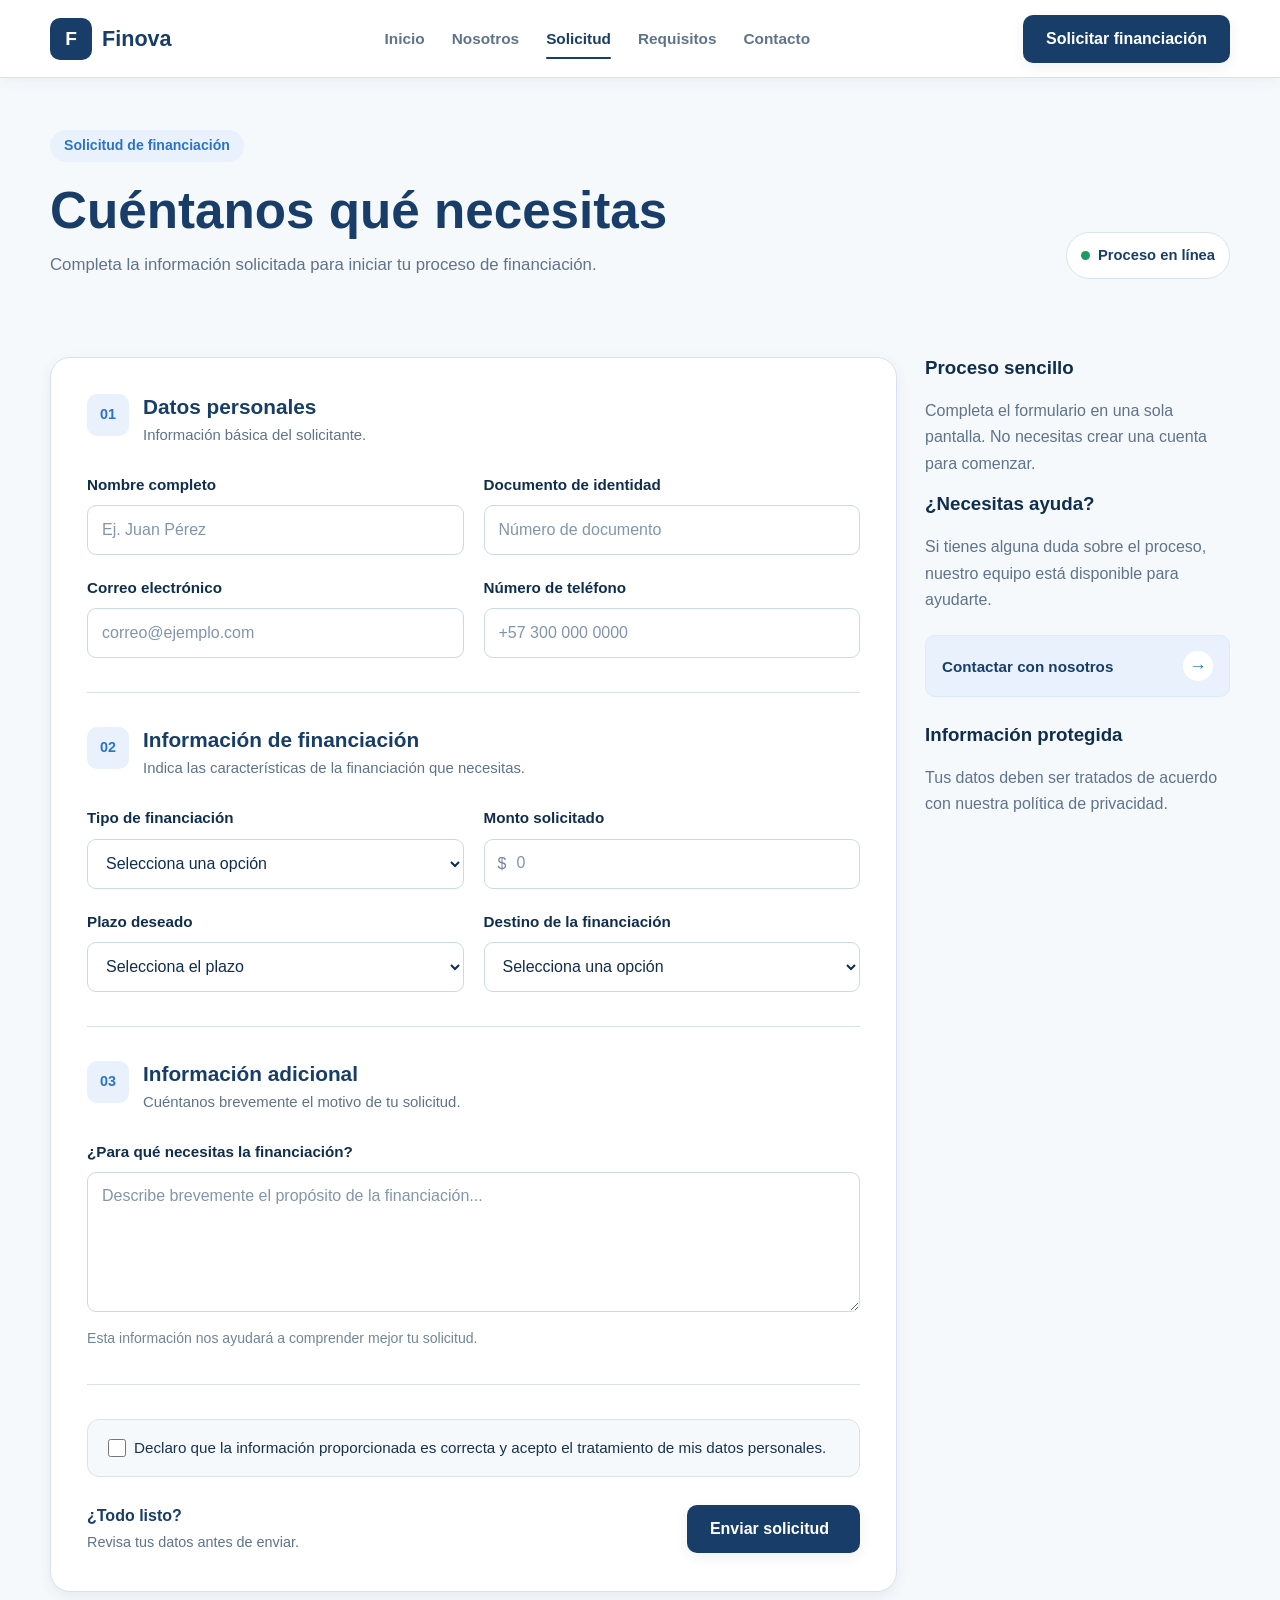
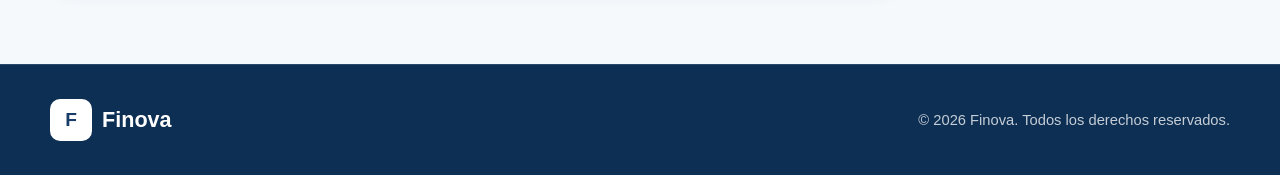
<file: solicitud.html>
<!DOCTYPE html>
<html lang="es">

<head>

    <!-- =====================================================
         CONFIGURACIÓN DEL DOCUMENTO
    ====================================================== -->

    <meta charset="UTF-8">

    <meta
        name="viewport"
        content="width=device-width, initial-scale=1.0"
    >

    <title>Finova | Solicitud de financiación</title>


    <!-- =====================================================
         HOJA DE ESTILOS PRINCIPAL
    ====================================================== -->

    <link
        rel="stylesheet"
        href="css/style.css"
    >

</head>


<body>


    <!-- =====================================================
         HEADER / NAVEGACIÓN PRINCIPAL
    ====================================================== -->

    <header class="header">

        <div class="container nav">


            <!-- =================================================
                 LOGO
            ================================================== -->

            <a
                href="index.html"
                class="logo"
            >

                <span class="logo-icon">
                    F
                </span>

                Finova

            </a>


            <!-- =================================================
                 MENÚ DE NAVEGACIÓN
            ================================================== -->

            <nav class="menu">

                <a href="index.html">
                    Inicio
                </a>

                <a href="nosotros.html">
                    Nosotros
                </a>

                <!-- Página actual -->
                <a
                    href="solicitud.html"
                    class="active"
                >
                    Solicitud
                </a>

                <a href="requisitos.html">
                    Requisitos
                </a>

                <a href="contacto.html">
                    Contacto
                </a>

            </nav>


            <!-- =================================================
                 BOTÓN PRINCIPAL
            ================================================== -->

            <a
                href="solicitud.html"
                class="btn btn-primary"
            >
                Solicitar financiación
            </a>

        </div>

    </header>



    <!-- =====================================================
         CONTENIDO PRINCIPAL
    ====================================================== -->

    <main>


        <!-- =================================================
             ENCABEZADO DE LA SOLICITUD
        ================================================== -->

        <section class="application-header">

            <div class="container">

                <div class="application-heading">


                    <!-- =================================================
                         TÍTULO Y DESCRIPCIÓN
                    ================================================== -->

                    <div>

                        <span class="tag">
                            Solicitud de financiación
                        </span>

                        <h1>
                            Cuéntanos qué necesitas
                        </h1>

                        <p>
                            Completa la información solicitada para
                            iniciar tu proceso de financiación.
                        </p>

                    </div>


                    <!-- =================================================
                         ESTADO DEL PROCESO
                    ================================================== -->

                    <div class="application-status">

                        <span class="status-dot"></span>

                        Proceso en línea

                    </div>

                </div>

            </div>

        </section>



        <!-- =====================================================
             SECCIÓN PRINCIPAL DE LA SOLICITUD
        ====================================================== -->

        <section class="application">

            <div class="container application-layout">


                <!-- =================================================
                     FORMULARIO PRINCIPAL
                ================================================== -->

                <form
                    class="application-form"
                    id="applicationForm"
                >


                    <!-- =================================================
                         MENSAJE DEL FORMULARIO
                         
                         Este elemento es utilizado por app.js
                         para mostrar mensajes de error o éxito.
                    ================================================== -->

                    <div
                        id="formMessage"
                        class="form-message"
                        role="alert"
                        aria-live="polite"
                    ></div>



                    <!-- =================================================
                         SECCIÓN 01 - DATOS PERSONALES
                    ================================================== -->

                    <div class="form-section">


                        <!-- TÍTULO DE LA SECCIÓN -->

                        <div class="form-section-title">

                            <span class="form-number">
                                01
                            </span>

                            <div>

                                <h2>
                                    Datos personales
                                </h2>

                                <p>
                                    Información básica del solicitante.
                                </p>

                            </div>

                        </div>



                        <!-- CAMPOS DE DATOS PERSONALES -->

                        <div class="form-grid">


                            <!-- NOMBRE -->

                            <div class="input-group">

                                <label for="name">
                                    Nombre completo
                                </label>

                                <input
                                    type="text"
                                    id="name"
                                    name="name"
                                    placeholder="Ej. Juan Pérez"
                                    autocomplete="name"
                                    required
                                >

                            </div>



                            <!-- DOCUMENTO -->

                            <div class="input-group">

                                <label for="document">
                                    Documento de identidad
                                </label>

                                <input
                                    type="text"
                                    id="document"
                                    name="document"
                                    placeholder="Número de documento"
                                    autocomplete="off"
                                    required
                                >

                            </div>



                            <!-- CORREO ELECTRÓNICO -->

                            <div class="input-group">

                                <label for="email">
                                    Correo electrónico
                                </label>

                                <input
                                    type="email"
                                    id="email"
                                    name="email"
                                    placeholder="correo@ejemplo.com"
                                    autocomplete="email"
                                    required
                                >

                            </div>



                            <!-- TELÉFONO -->

                            <div class="input-group">

                                <label for="phone">
                                    Número de teléfono
                                </label>

                                <input
                                    type="tel"
                                    id="phone"
                                    name="phone"
                                    placeholder="+57 300 000 0000"
                                    autocomplete="tel"
                                    required
                                >

                            </div>


                        </div>

                    </div>



                    <!-- =================================================
                         SECCIÓN 02 - INFORMACIÓN DE FINANCIACIÓN
                    ================================================== -->

                    <div class="form-section">


                        <!-- TÍTULO DE LA SECCIÓN -->

                        <div class="form-section-title">

                            <span class="form-number">
                                02
                            </span>

                            <div>

                                <h2>
                                    Información de financiación
                                </h2>

                                <p>
                                    Indica las características
                                    de la financiación que necesitas.
                                </p>

                            </div>

                        </div>



                        <!-- CAMPOS DE FINANCIACIÓN -->

                        <div class="form-grid">


                            <!-- TIPO DE FINANCIACIÓN -->

                            <div class="input-group">

                                <label for="type">
                                    Tipo de financiación
                                </label>

                                <select
                                    id="type"
                                    name="type"
                                    required
                                >

                                    <option value="">
                                        Selecciona una opción
                                    </option>

                                    <option value="personal">
                                        Préstamo personal
                                    </option>

                                    <option value="project">
                                        Financiación de proyecto
                                    </option>

                                    <option value="business">
                                        Financiación empresarial
                                    </option>

                                </select>

                            </div>



                            <!-- MONTO SOLICITADO -->

                            <div class="input-group">

                                <label for="amount">
                                    Monto solicitado
                                </label>

                                <div class="input-money">

                                    <span>
                                        $
                                    </span>

                                    <input
                                        type="number"
                                        id="amount"
                                        name="amount"
                                        placeholder="0"
                                        min="0"
                                        required
                                    >

                                </div>

                            </div>



                            <!-- PLAZO -->

                            <div class="input-group">

                                <label for="term">
                                    Plazo deseado
                                </label>

                                <select
                                    id="term"
                                    name="term"
                                    required
                                >

                                    <option value="">
                                        Selecciona el plazo
                                    </option>

                                    <option value="6">
                                        6 meses
                                    </option>

                                    <option value="12">
                                        12 meses
                                    </option>

                                    <option value="24">
                                        24 meses
                                    </option>

                                    <option value="36">
                                        36 meses
                                    </option>

                                    <option value="48">
                                        48 meses
                                    </option>

                                    <option value="60">
                                        60 meses
                                    </option>

                                </select>

                            </div>



                            <!-- DESTINO DE LA FINANCIACIÓN -->

                            <div class="input-group">

                                <label for="destination">
                                    Destino de la financiación
                                </label>

                                <select
                                    id="destination"
                                    name="destination"
                                    required
                                >

                                    <option value="">
                                        Selecciona una opción
                                    </option>

                                    <option value="personal">
                                        Gastos personales
                                    </option>

                                    <option value="home">
                                        Vivienda
                                    </option>

                                    <option value="education">
                                        Educación
                                    </option>

                                    <option value="business">
                                        Negocio
                                    </option>

                                    <option value="other">
                                        Otro
                                    </option>

                                </select>

                            </div>


                        </div>

                    </div>



                    <!-- =================================================
                         SECCIÓN 03 - INFORMACIÓN ADICIONAL
                    ================================================== -->

                    <div class="form-section">


                        <!-- TÍTULO DE LA SECCIÓN -->

                        <div class="form-section-title">

                            <span class="form-number">
                                03
                            </span>

                            <div>

                                <h2>
                                    Información adicional
                                </h2>

                                <p>
                                    Cuéntanos brevemente el motivo
                                    de tu solicitud.
                                </p>

                            </div>

                        </div>



                        <!-- DESCRIPCIÓN DE LA SOLICITUD -->

                        <div class="input-group">

                            <label for="message">
                                ¿Para qué necesitas la financiación?
                            </label>

                            <textarea
                                id="message"
                                name="message"
                                rows="5"
                                placeholder="Describe brevemente el propósito de la financiación..."
                            ></textarea>

                            <span class="input-help">
                                Esta información nos ayudará a
                                comprender mejor tu solicitud.
                            </span>

                        </div>

                    </div>



                    <!-- =================================================
                         CONFIRMACIÓN Y TRATAMIENTO DE DATOS
                    ================================================== -->

                    <div class="form-confirmation">

                        <label class="checkbox">

                            <input
                                type="checkbox"
                                required
                            >

                            <span>
                                Declaro que la información
                                proporcionada es correcta y acepto
                                el tratamiento de mis datos
                                personales.
                            </span>

                        </label>

                    </div>



                    <!-- =================================================
                         BOTÓN DE ENVÍO
                    ================================================== -->

                    <div class="form-submit">


                        <!-- TEXTO DE CONFIRMACIÓN -->

                        <div>

                            <strong>
                                ¿Todo listo?
                            </strong>

                            <span>
                                Revisa tus datos antes de enviar.
                            </span>

                        </div>


                        <!-- BOTÓN -->

                        <button
                            type="submit"
                            class="btn btn-primary submit-button"
                        >

                            Enviar solicitud

                            <span class="button-arrow"></span>

                        </button>

                    </div>


                </form>



                <!-- =================================================
                     PANEL LATERAL
                ================================================== -->

                <aside class="application-sidebar">


                    <!-- =================================================
                         TARJETA - PROCESO
                    ================================================== -->

                    <div class="sidebar-card">

                        <h3>
                            Proceso sencillo
                        </h3>

                        <p>
                            Completa el formulario en una sola
                            pantalla. No necesitas crear una cuenta
                            para comenzar.
                        </p>

                    </div>



                    <!-- =================================================
                         TARJETA - AYUDA
                    ================================================== -->

                    <div class="sidebar-card">

                        <h3>
                            ¿Necesitas ayuda?
                        </h3>

                        <p>
                            Si tienes alguna duda sobre el proceso,
                            nuestro equipo está disponible para
                            ayudarte.
                        </p>

                        <a
                            href="contacto.html"
                            class="sidebar-link"
                        >
                            Contactar con nosotros

                            <span>
                                →
                            </span>

                        </a>

                    </div>



                    <!-- =================================================
                         TARJETA - SEGURIDAD
                    ================================================== -->

                    <div class="sidebar-card">

                        <br>

                        <div>

                            <h3>
                                Información protegida
                            </h3>

                            <p>
                                Tus datos deben ser tratados de
                                acuerdo con nuestra política de
                                privacidad.
                            </p>

                        </div>

                    </div>


                </aside>


            </div>

        </section>

    </main>



    <!-- =====================================================
         FOOTER
    ====================================================== -->

    <footer>

        <div class="container footer-content">


            <!-- LOGO DEL FOOTER -->

            <div class="logo footer-logo">

                <span class="logo-icon">
                    F
                </span>

                Finova

            </div>


            <!-- COPYRIGHT -->

            <p>
                © 2026 Finova. Todos los derechos reservados.
            </p>


        </div>

    </footer>



    <!-- =====================================================
         JAVASCRIPT
         
         Se carga al final del documento para que el HTML
         esté disponible antes de ejecutar app.js.
    ====================================================== -->

    <script src="js/app.js"></script>

</body>

</html>
</file>
<file: css/style.css>
/* =========================================================
   FINOVA — STYLE.CSS

   CSS COMPARTIDO POR:

   - index.html
   - nosotros.html
   - requisitos.html
   - contacto.html
   - solicitud.html

   OBJETIVOS:

   - Diseño limpio y profesional
   - Diseño responsive
   - Formularios protegidos
   - Header estable
   - Buena legibilidad
   - Organización por secciones
   ========================================================= */


/* =========================================================
   01. VARIABLES GENERALES
   ========================================================= */

:root {


    /* =====================================================
       COLORES PRINCIPALES
    ===================================================== */

    --primary: #173d68;
    --primary-dark: #0d2f54;
    --primary-light: #2b73c7;


    /* Fondos de apoyo */

    --accent: #e9f2fc;
    --accent-strong: #dceafa;


    /* Colores de texto */

    --text: #18324f;
    --text-dark: #0f2d4d;

    --muted: #5f738a;
    --light: #71859a;


    /* Fondos */

    --bg: #f6f9fc;
    --white: #ffffff;


    /* Bordes */

    --border: #d7e2ee;


    /* Estados */

    --success: #1d9b62;
    --success-bg: #edf9f3;



    /* =====================================================
       SOMBRAS
    ===================================================== */

    --shadow-sm:
        0 4px 14px rgba(15, 45, 77, .07);

    --shadow-md:
        0 10px 30px rgba(15, 45, 77, .10);

    --shadow-lg:
        0 18px 45px rgba(15, 45, 77, .13);



    /* =====================================================
       RADIOS / BORDES REDONDEADOS
    ===================================================== */

    --radius-sm: 8px;
    --radius-md: 14px;
    --radius-lg: 20px;



    /* =====================================================
       CONTENEDOR GENERAL
    ===================================================== */

    --container: 1180px;



    /* =====================================================
       ALTURA DEL HEADER
    ===================================================== */

    --header-height: 78px;



    /* =====================================================
       TIPOGRAFÍA PRINCIPAL
    ===================================================== */

    --font:
        "Segoe UI",
        Roboto,
        Arial,
        sans-serif;

}


/* =========================================================
   02. RESET / CONFIGURACIÓN BASE
   ========================================================= */

/* Ajuste universal del modelo de caja */

*,
*::before,
*::after {

    box-sizing: border-box;

}


/* =====================================================
   CONFIGURACIÓN HTML
   ===================================================== */

html {

    font-size: 16px;

    scroll-behavior: smooth;

    overflow-x: hidden;

}


/* =====================================================
   CONFIGURACIÓN BODY
   ===================================================== */

body {

    margin: 0;

    min-width: 320px;

    overflow-x: hidden;

    background: var(--white);

    color: var(--text);

    font-family: var(--font);

    font-size: 1rem;

    line-height: 1.65;

    -webkit-font-smoothing: antialiased;

    text-rendering: optimizeLegibility;

}


/* =====================================================
   IMÁGENES
   ===================================================== */

img {

    display: block;

    max-width: 100%;

    height: auto;

}


/* =====================================================
   ENLACES
   ===================================================== */

a {

    color: inherit;

    text-decoration: none;

}


/* =====================================================
   ELEMENTOS DE FORMULARIO
   ===================================================== */

button,
input,
select,
textarea {

    font: inherit;

}


button {

    cursor: pointer;

}


/* =====================================================
   TÍTULOS
   ===================================================== */

h1,
h2,
h3,
h4,
h5,
h6 {

    margin-top: 0;

    color: var(--text-dark);

    font-weight: 700;

    line-height: 1.2;

    overflow-wrap: break-word;

    /*
       Evita que las palabras normales
       se rompan letra por letra.
    */

    word-break: normal;

}


/* =====================================================
   PÁRRAFOS
   ===================================================== */

p {

    margin-top: 0;

    color: var(--muted);

    font-size: 1rem;

    line-height: 1.65;

    overflow-wrap: break-word;

    word-break: normal;

}


/* =====================================================
   PREVENCIÓN DE DESBORDAMIENTOS
   ===================================================== */

main,
section,
article,
aside,
form,
div {

    min-width: 0;

}


input,
select,
textarea {

    min-width: 0;

}


/* =========================================================
   03. CONTENEDOR GENERAL
   ========================================================= */

.container {

    width: min(
        calc(100% - 40px),
        var(--container)
    );

    margin-inline: auto;

}


/* =========================================================
   04. HEADER
   =========================================================

   El header permanece fijo mientras el usuario
   se desplaza por la página.

   Características:

   - position: fixed
   - ocupa todo el ancho
   - permanece visible al hacer scroll
   - mantiene el menú estable
   - permite desplazamiento horizontal del menú
   - adapta su tamaño en dispositivos pequeños
   ========================================================= */

.header {

    position: fixed;

    top: 0;
    left: 0;
    right: 0;

    z-index: 1000;

    width: 100%;

    height: var(--header-height);
    min-height: var(--header-height);

    background: rgba(255, 255, 255, .98);

    border-bottom: 1px solid var(--border);

    box-shadow:
        0 2px 14px rgba(15, 45, 77, .06);

    backdrop-filter: blur(10px);

    -webkit-backdrop-filter: blur(10px);

}


/* =====================================================
   ESPACIO RESERVADO PARA EL HEADER
   =====================================================

   Como el header utiliza position: fixed,
   deja de ocupar espacio dentro del flujo normal.

   Este padding evita que el contenido quede
   escondido detrás del header.
   ===================================================== */

body {

    padding-top: var(--header-height);

}


/* =====================================================
   CONTENEDOR DEL HEADER
   ===================================================== */

.header .container.nav {

    width: min(
        calc(100% - 40px),
        var(--container)
    );

    height: var(--header-height);
    min-height: var(--header-height);

    margin-inline: auto;

    display: flex;

    align-items: center;

    justify-content: space-between;

    gap: 18px;

}


/* =========================================================
   LOGO
   ========================================================= */

.logo {

    display: inline-flex;

    align-items: center;

    gap: 10px;

    flex: 0 0 auto;

    color: var(--primary);

    font-size: 1.35rem;

    font-weight: 750;

    white-space: nowrap;

}


/* =====================================================
   ICONO DEL LOGO
   ===================================================== */

.logo-icon {

    width: 42px;
    height: 42px;

    flex: 0 0 42px;

    display: grid;

    place-items: center;

    background: var(--primary);

    color: #fff;

    border-radius: 10px;

    font-size: 1.2rem;

    font-weight: 800;

}


/* =========================================================
   MENÚ DE NAVEGACIÓN
   ========================================================= */

.menu {

    min-width: 0;

    flex: 1 1 auto;

    display: flex;

    align-items: center;

    justify-content: center;

    gap: 3px;

    /*
       Cuando el espacio disponible disminuye,
       el menú puede desplazarse horizontalmente.
    */

    overflow-x: auto;

    overflow-y: hidden;

    /*
       Oculta la barra de desplazamiento.
    */

    scrollbar-width: none;

    /*
       Evita que los enlaces se deformen.
    */

    white-space: nowrap;

}


/* =====================================================
   OCULTAR SCROLLBAR EN CHROME / EDGE / SAFARI
   ===================================================== */

.menu::-webkit-scrollbar {

    display: none;

}


/* =========================================================
   ENLACES DEL MENÚ
   ========================================================= */

.menu a {

    position: relative;

    flex: 0 0 auto;

    padding: 10px 12px;

    color: var(--muted);

    border-radius: 8px;

    font-size: .96rem;

    font-weight: 550;

    white-space: nowrap;

    transition:
        color .2s ease,
        background-color .2s ease;

}


/* Hover */

.menu a:hover {

    color: var(--primary);

    background: var(--accent);

}


/* Página activa */

.menu a.active {

    color: var(--primary);

    font-weight: 700;

}


/* Línea inferior de la página activa */

.menu a.active::after {

    content: "";

    position: absolute;

    left: 12px;
    right: 12px;

    bottom: 3px;

    height: 2px;

    background: var(--primary);

    border-radius: 999px;

}


/* =========================================================
   05. BOTONES
   ========================================================= */

.btn,
.btn-primary,
.btn-secondary,
.btn-light {

    min-height: 48px;

    display: inline-flex;

    align-items: center;

    justify-content: center;

    padding: 12px 22px;

    border: 1px solid transparent;

    border-radius: 10px;

    font-size: 1rem;

    font-weight: 700;

    line-height: 1.2;

    text-align: center;

    transition:
        transform .2s ease,
        box-shadow .2s ease,
        background-color .2s ease,
        color .2s ease;

}


/* =====================================================
   BOTÓN PRINCIPAL
   ===================================================== */

.btn-primary {

    background: var(--primary);

    color: #fff;

    box-shadow: var(--shadow-sm);

}


.btn-primary:hover {

    background: var(--primary-dark);

    box-shadow: var(--shadow-md);

    transform: translateY(-1px);

}


/* =====================================================
   BOTÓN SECUNDARIO
   ===================================================== */

.btn-secondary {

    background: #fff;

    color: var(--primary);

    border-color: var(--border);

}


.btn-secondary:hover {

    background: var(--accent);

}


/* =====================================================
   BOTÓN CLARO
   ===================================================== */

.btn-light {

    background: #fff;

    color: var(--primary);

}


/* =====================================================
   BOTÓN DEL HEADER
   ===================================================== */

.header .btn {

    flex: 0 0 auto;

    white-space: nowrap;

}


/* =========================================================
   HEADER — TABLETS
   ========================================================= */

@media (max-width: 900px) {

    :root {

        --header-height: 70px;

    }


    .header .container.nav {

        height: 70px;

        min-height: 70px;

        gap: 10px;

    }


    .logo {

        font-size: 1.18rem;

    }


    .logo-icon {

        width: 38px;
        height: 38px;

        flex-basis: 38px;

    }


    .menu {

        justify-content: flex-start;

    }


    .menu a {

        padding: 9px 8px;

        font-size: .90rem;

    }


    .header .btn {

        min-height: 44px;

        padding: 10px 13px;

        font-size: .86rem;

    }

}


/* =========================================================
   HEADER — MÓVILES
   ========================================================= */

@media (max-width: 560px) {

    :root {

        --header-height: 64px;

    }


    .header .container.nav {

        width: calc(100% - 20px);

        height: 64px;

        min-height: 64px;

        gap: 8px;

    }


    .logo {

        font-size: 1.05rem;

        gap: 7px;

    }


    .logo-icon {

        width: 34px;
        height: 34px;

        flex-basis: 34px;

        border-radius: 8px;

    }


    /*
       En teléfonos pequeños se oculta
       el botón CTA del header para evitar
       comprimir el menú.
    */

    .header .btn {

        display: none;

    }


    .menu {

        justify-content: flex-start;

        overflow-x: auto;

        overflow-y: hidden;

    }


    .menu a {

        padding: 8px 7px;

        font-size: .90rem;

    }

}


/* =========================================================
   HEADER — TELÉFONOS MUY PEQUEÑOS
   ========================================================= */

@media (max-width: 380px) {

    .header .container.nav {

        width: calc(100% - 14px);

        gap: 5px;

    }


    .logo {

        font-size: 1rem;

    }


    .logo-icon {

        width: 32px;
        height: 32px;

        flex-basis: 32px;

    }


    .menu a {

        padding-inline: 6px;

        font-size: .86rem;

    }

}


/* =========================================================
   06. ETIQUETAS Y TÍTULOS DE SECCIÓN
   ========================================================= */

.tag,
.hero-badge,
.section-label {

    display: inline-flex;

    align-items: center;

    padding: 7px 14px;

    margin-bottom: 18px;

    background: var(--accent);

    color: var(--primary-light);

    border-radius: 999px;

    font-size: .88rem;

    font-weight: 700;

    line-height: 1.25;

}


/* Contenedor del título */

.section-title,
.section-heading {

    max-width: 760px;

    margin: 0 auto 34px;

    text-align: center;

}


/* Título */

.section-title h2,
.section-heading h2 {

    margin-bottom: 12px;

    color: var(--primary);

    font-size: clamp(
        1.9rem,
        3.5vw,
        2.7rem
    );

    line-height: 1.18;

}


/* Descripción */

.section-title p,
.section-heading p {

    margin-bottom: 0;

    font-size: 1.02rem;

}


/* =========================================================
   07. INDEX — HERO
   ========================================================= */

.hero {

    width: min(
        calc(100% - 40px),
        var(--container)
    );

    margin-inline: auto;

    padding: 68px 0 62px;

    display: grid;

    grid-template-columns:
        minmax(0, 1fr)
        minmax(0, 1fr);

    align-items: center;

    gap: clamp(
        38px,
        6vw,
        72px
    );

}


/* Contenido */

.hero-content {

    max-width: 600px;

}


/* Título */

.hero h1 {

    margin-bottom: 24px;

    color: var(--primary);

    font-size: clamp(
        2.6rem,
        5vw,
        4.4rem
    );

    letter-spacing: -.04em;

    line-height: 1.03;

}


/* Palabra destacada */

.hero h1 span {

    color: var(--primary-light);

}


/* Descripción */

.hero-content > p {

    max-width: 570px;

    margin-bottom: 30px;

    font-size: 1.12rem;

}


/* Botones */

.hero-buttons {

    display: flex;

    flex-wrap: wrap;

    gap: 14px;

}


.hero-buttons > a {

    min-width: 170px;

}


/* =====================================================
   IMAGEN DEL HERO
   ===================================================== */

.hero-image {

    position: relative;

    min-width: 0;

}


.hero-image > img {

    width: 100%;

    aspect-ratio: 1 / .86;

    object-fit: cover;

    border-radius: 24px;

    box-shadow: var(--shadow-lg);

}


/* Tarjeta superpuesta */

.hero-image-card {

    position: absolute;

    left: -35px;

    bottom: 35px;

    width: min(
        310px,
        calc(100% - 20px)
    );

    display: flex;

    align-items: center;

    gap: 14px;

    padding: 20px;

    background: #fff;

    border-radius: 16px;

    box-shadow: var(--shadow-lg);

}


.hero-image-card strong {

    display: block;

    margin-bottom: 4px;

    color: var(--primary);

}


.hero-image-card span {

    color: var(--muted);

    font-size: .92rem;

}


/* Icono */

.card-icon {

    width: 44px;
    height: 44px;

    flex: 0 0 44px;

    display: grid;

    place-items: center;

    background: var(--accent);

    color: var(--primary-light);

    border-radius: 50%;

    font-weight: 800;

}


/* =========================================================
   08. SERVICES / PROCESS / ABOUT HOME
   ========================================================= */

.services,
.process,
.about-home {

    padding: 68px 0;

}


/* Fondo de servicios */

.services {

    background: var(--bg);

}


/* =====================================================
   SERVICES GRID
   ===================================================== */

.services-grid {

    display: grid;

    grid-template-columns:
        repeat(3, minmax(0, 1fr));

    gap: 24px;

}


/* Tarjeta */

.service-card {

    overflow: hidden;

    background: #fff;

    border: 1px solid var(--border);

    border-radius: 18px;

    box-shadow: var(--shadow-sm);

}


/* Imagen */

.service-image {

    overflow: hidden;

    aspect-ratio: 16 / 9;

}


.service-image img {

    width: 100%;

    height: 100%;

    object-fit: cover;

}


/* Contenido */

.service-content {

    padding: 26px;

}


.service-number {

    display: inline-block;

    margin-bottom: 14px;

    color: var(--primary-light);

    font-weight: 800;

}


.service-content h3 {

    margin-bottom: 10px;

    color: var(--primary);

    font-size: 1.3rem;

}


.service-content p {

    margin-bottom: 18px;

}


.service-content a {

    color: var(--primary-light);

    font-weight: 700;

}


/* =========================================================
   PROCESS
   ========================================================= */

.process-grid {

    display: grid;

    grid-template-columns:
        repeat(4, minmax(0, 1fr));

    gap: 20px;

    width: 100%;

}


/* Tarjeta del proceso */

.process-card {

    min-width: 0;

    width: 100%;

    min-height: 220px;

    padding: 28px;

    background: #fff;

    border: 1px solid var(--border);

    border-radius: 16px;

    box-shadow: var(--shadow-sm);

    overflow: hidden;

}


/* Número */

.process-card > span {

    width: 44px;
    height: 44px;

    display: grid;

    place-items: center;

    margin-bottom: 20px;

    background: var(--accent);

    color: var(--primary-light);

    border-radius: 50%;

    font-weight: 800;

}


/* Título */

.process-card h3 {

    margin-bottom: 10px;

    color: var(--primary);

    font-size: 1.2rem;

    line-height: 1.3;

    overflow-wrap: break-word;

    word-break: normal;

}


/* Texto */

.process-card p {

    margin-bottom: 0;

    overflow-wrap: break-word;

    word-break: normal;

}


/* =====================================================
   ABOUT HOME
   ===================================================== */

.about-home-content {

    display: grid;

    grid-template-columns:
        minmax(0, 1fr)
        minmax(0, 1fr);

    align-items: center;

    gap: clamp(
        40px,
        7vw,
        80px
    );

}


/* Imagen */

.about-home-image img {

    width: 100%;

    aspect-ratio: 1 / .82;

    object-fit: cover;

    border-radius: 20px;

    box-shadow: var(--shadow-lg);

}


/* Título */

.about-home-text h2 {

    margin-bottom: 18px;

    color: var(--primary);

    font-size: clamp(
        2rem,
        4vw,
        3rem
    );

}


/* Beneficios */

.benefits {

    display: grid;

    gap: 18px;

    margin: 28px 0;

}


.benefit {

    display: grid;

    grid-template-columns:
        36px
        minmax(0, 1fr);

    gap: 12px;

    align-items: start;

}


.benefit > span {

    width: 36px;
    height: 36px;

    display: grid;

    place-items: center;

    background: var(--accent);

    color: var(--primary-light);

    border-radius: 50%;

    font-weight: 800;

}


.benefit strong {

    color: var(--primary);

}


.benefit p {

    margin: 2px 0 0;

    font-size: .95rem;

}


/* =====================================================
   CTA FINAL
   ===================================================== */

.cta {

    padding: 64px 0;

    background: var(--primary-dark);

}


.cta-content {

    max-width: 820px;

    text-align: center;

}


.cta h2 {

    color: #fff;

    font-size: clamp(
        2rem,
        4vw,
        3rem
    );

}


.cta p {

    max-width: 650px;

    margin: 0 auto 25px;

    color: rgba(255, 255, 255, .82);

}


/* =========================================================
   FOOTER
   ========================================================= */

footer {

    padding: 34px 0;

    background: var(--primary-dark);

    border-top:
        1px solid rgba(255, 255, 255, .12);

    color: #fff;

}


.footer-content {

    display: flex;

    align-items: center;

    justify-content: space-between;

    gap: 20px;

}


.footer-content p {

    margin: 0;

    color: rgba(255, 255, 255, .76);

    font-size: .92rem;

}


.footer-logo {

    color: #fff;

}


.footer-logo .logo-icon {

    background: #fff;

    color: var(--primary);

}


/* =========================================================
   09. WHATSAPP
   ========================================================= */

.whatsapp-float {

    position: fixed;

    right: 20px;

    bottom: 20px;

    z-index: 950;

    display: flex;

    align-items: center;

    gap: 12px;

    max-width: calc(100vw - 28px);

    padding: 12px 18px;

    background: #20c96b;

    color: #fff;

    border-radius: 14px;

    box-shadow:
        0 10px 30px rgba(0, 0, 0, .18);

    font-weight: 700;

}


/* Icono */

.whatsapp-icon {

    width: 42px;
    height: 42px;

    flex: 0 0 42px;

    display: grid;

    place-items: center;

    background: #fff;

    color: #20c96b;

    border-radius: 50%;

}


.whatsapp-icon svg {

    width: 24px;
    height: 24px;

    fill: currentColor;

}


/* Texto */

.whatsapp-text {

    display: grid;

    gap: 1px;

}


.whatsapp-text small {

    color: rgba(255, 255, 255, .9);

    font-weight: 500;

}


/* =========================================================
   10. NOSOTROS / REQUISITOS / CONTACTO
   ========================================================= */

.about-hero,
.requirements-hero,
.contact-hero {

    padding: 64px 0;

    background: var(--bg);

}


/* Grid principal */

.about-hero-grid,
.requirements-hero-grid,
.contact-hero-grid {

    display: grid;

    grid-template-columns:
        minmax(0, 1fr)
        minmax(0, 1fr);

    align-items: center;

    gap: clamp(
        40px,
        7vw,
        80px
    );

}


/* Títulos */

.about-hero-content h1,
.requirements-hero-content h1,
.contact-hero-content h1 {

    margin-bottom: 20px;

    color: var(--primary);

    font-size: clamp(
        2.4rem,
        5vw,
        4rem
    );

    line-height: 1.06;

}


.about-hero-content h1 span,
.contact-hero-content h1 span {

    color: var(--primary-light);

}


/* Párrafos */

.about-hero-content p,
.requirements-hero-content p,
.contact-hero-content p {

    max-width: 620px;

    font-size: 1.08rem;

}


/* =====================================================
   IMÁGENES DE HERO INTERNAS
   ===================================================== */

.about-hero-image,
.requirements-hero-image,
.contact-hero-image,
.about-main-image,
.before-image,
.about-cta-image {

    position: relative;

    min-width: 0;

}


.about-hero-image > img,
.requirements-hero-image > img,
.contact-hero-image > img,
.about-main-image > img,
.before-image img,
.about-cta-image > img {

    width: 100%;

    object-fit: cover;

    border-radius: 20px;

    box-shadow: var(--shadow-lg);

}


.about-hero-image > img,
.requirements-hero-image > img,
.contact-hero-image > img {

    aspect-ratio: 1 / .84;

}


/* =====================================================
   TARJETAS FLOTANTES
   ===================================================== */

.about-floating-card,
.requirements-floating-card,
.contact-hero-card {

    position: absolute;

    left: -30px;

    bottom: 28px;

    width: min(
        300px,
        calc(100% - 20px)
    );

    display: flex;

    align-items: center;

    gap: 12px;

    padding: 18px;

    background: #fff;

    border-radius: 15px;

    box-shadow: var(--shadow-lg);

}


/* Iconos */

.about-card-icon,
.requirements-check,
.contact-hero-icon {

    width: 42px;
    height: 42px;

    flex: 0 0 42px;

    display: grid;

    place-items: center;

    background: var(--accent);

    color: var(--primary-light);

    border-radius: 50%;

    font-weight: 800;

}


/* Texto */

.about-floating-card strong,
.requirements-floating-card strong,
.contact-hero-card strong {

    display: block;

    color: var(--primary);

}


.about-floating-card span,
.requirements-floating-card span,
.contact-hero-card span {

    color: var(--muted);

    font-size: .9rem;

}


/* =========================================================
   ABOUT SECTIONS
   ========================================================= */

.about-section,
.values-section,
.before-section {

    padding: 70px 0;

}


/* Grid */

.about-main-grid,
.before-grid {

    display: grid;

    grid-template-columns:
        minmax(0, 1fr)
        minmax(0, 1fr);

    align-items: center;

    gap: clamp(
        40px,
        7vw,
        80px
    );

}


/* Imágenes */

.about-main-image img,
.before-image img {

    aspect-ratio: 1 / .82;

}


/* Títulos */

.about-main-content h2,
.before-content h2 {

    margin-bottom: 18px;

    color: var(--primary);

    font-size: clamp(
        2rem,
        4vw,
        3rem
    );

}


/* Listas */

.about-check-list,
.before-list {

    display: grid;

    gap: 12px;

    margin-top: 25px;

}


.about-check,
.before-item {

    display: grid;

    grid-template-columns:
        34px
        minmax(0, 1fr);

    gap: 10px;

    align-items: center;

}


.about-check > span,
.before-item > span {

    width: 34px;
    height: 34px;

    display: grid;

    place-items: center;

    background: var(--accent);

    color: var(--primary-light);

    border-radius: 50%;

    font-weight: 800;

}


.about-check p,
.before-item p {

    margin: 0;

    color: var(--text);

    font-size: .96rem;

}


/* =========================================================
   VALUES
   ========================================================= */

.values-section {

    background: var(--bg);

}


.values-grid {

    display: grid;

    grid-template-columns:
        repeat(3, minmax(0, 1fr));

    gap: 22px;

}


.value-card {

    padding: 28px;

    background: #fff;

    border: 1px solid var(--border);

    border-radius: 16px;

    box-shadow: var(--shadow-sm);

}


.value-icon {

    width: 44px;
    height: 44px;

    display: grid;

    place-items: center;

    margin-bottom: 18px;

    background: var(--accent);

    color: var(--primary-light);

    border-radius: 50%;

    font-weight: 800;

}


.value-card h3 {

    margin-bottom: 10px;

    color: var(--primary);

}


.value-card p {

    margin-bottom: 0;

}


/* =========================================================
   ABOUT CTA
   ========================================================= */

.about-cta {

    padding: 68px 0;

}


.about-cta-box {

    display: grid;

    grid-template-columns:
        minmax(0, 1fr)
        minmax(300px, .8fr);

    align-items: center;

    gap: 40px;

    padding: 42px;

    background: var(--bg);

    border: 1px solid var(--border);

    border-radius: 20px;

}


.about-cta-content h2 {

    color: var(--primary);

    font-size: clamp(
        2rem,
        4vw,
        2.8rem
    );

}


.about-cta-image img {

    aspect-ratio: 16 / 10;

}


/* =========================================================
   11. REQUISITOS
   ========================================================= */

.requirements-section,
.requirements-process,
.requirements-cta {

    padding: 68px 0;

}


/* Grid de requisitos */

.requirements-grid {

    display: grid;

    grid-template-columns:
        repeat(4, minmax(0, 1fr));

    gap: 20px;

    width: 100%;

}


/* Tarjeta */

.requirement-card {

    min-width: 0;

    width: 100%;

    padding: 26px;

    background: #fff;

    border: 1px solid var(--border);

    border-radius: 16px;

    box-shadow: var(--shadow-sm);

    overflow: hidden;

}


/* Parte superior */

.requirement-top {

    display: flex;

    align-items: center;

    justify-content: space-between;

    gap: 12px;

    margin-bottom: 20px;

}


/* Elementos centrados */

.requirement-number,
.requirement-icon {

    display: grid;

    place-items: center;

}


/* Número */

.requirement-number {

    width: 42px;
    height: 42px;

    background: var(--accent);

    color: var(--primary-light);

    border-radius: 50%;

    font-weight: 800;

}


/* Icono */

.requirement-icon {

    min-width: 42px;

    height: 42px;

    padding-inline: 10px;

    background: var(--primary);

    color: #fff;

    border-radius: 50%;

    font-size: .9rem;

    font-weight: 800;

}


.requirement-card h3 {

    margin-bottom: 10px;

    color: var(--primary);

    font-size: 1.15rem;

    line-height: 1.3;

}


.requirement-card p {

    margin-bottom: 0;

}


/* =========================================================
   REQUISITOS — PROCESO
   ========================================================= */

.requirements-process {

    background: var(--bg);

}


/* En escritorio permanecen cuatro columnas */

.requirements-process .process-grid {

    grid-template-columns:
        repeat(4, minmax(0, 1fr));

    width: 100%;

}


/*
   Regla específica para evitar que
   otro .process-grid imponga columnas.
*/

.requirements-process .process-card {

    min-width: 0;

    width: 100%;

}


/* Línea */

.process-line {

    height: 1px;

    width: 100%;

    margin: 0 0 18px;

    background: var(--border);

}


/* =====================================================
   CTA DE REQUISITOS Y CONTACTO
   ===================================================== */

.requirements-cta-box,
.contact-cta-box {

    display: flex;

    align-items: center;

    justify-content: space-between;

    gap: 30px;

    padding: 40px;

    background: var(--bg);

    border: 1px solid var(--border);

    border-radius: 20px;

}


.requirements-cta-box h2,
.contact-cta-box h2 {

    margin-bottom: 10px;

    color: var(--primary);

}


/* =========================================================
   12. CONTACTO
   ========================================================= */

.contact-hero-buttons {

    display: flex;

    flex-wrap: wrap;

    gap: 14px;

    margin-top: 28px;

}


.contact-info-section,
.contact-form-section,
.contact-faq,
.contact-cta {

    padding: 68px 0;

}


/* =====================================================
   TARJETAS DE CONTACTO
   ===================================================== */

.contact-cards {

    display: grid;

    grid-template-columns:
        repeat(3, minmax(0, 1fr));

    gap: 20px;

}


.contact-info-card {

    min-width: 0;

    padding: 28px;

    background: #fff;

    border: 1px solid var(--border);

    border-radius: 16px;

    box-shadow: var(--shadow-sm);

}


.contact-card-icon {

    width: 46px;
    height: 46px;

    display: grid;

    place-items: center;

    margin-bottom: 18px;

    background: var(--accent);

    color: var(--primary-light);

    border-radius: 50%;

    font-weight: 800;

}


.contact-card-label {

    display: block;

    margin-bottom: 7px;

    color: var(--light);

    font-size: .9rem;

    font-weight: 700;

}


.contact-info-card h3 {

    margin-bottom: 10px;

    color: var(--primary);

    font-size: 1.12rem;

    overflow-wrap: anywhere;

}


.contact-info-card p {

    margin-bottom: 18px;

}


.contact-info-card > a {

    color: var(--primary-light);

    font-weight: 700;

}


.contact-schedule {

    display: inline-block;

    color: var(--primary);

    font-weight: 700;

}


/* =====================================================
   FORMULARIO DE CONTACTO
   ===================================================== */

.contact-form-section {

    background: var(--bg);

}


.contact-form-layout {

    display: grid;

    grid-template-columns:
        minmax(0, .85fr)
        minmax(0, 1.15fr);

    align-items: start;

    gap: 36px;

}


.contact-form-info h2 {

    margin-bottom: 16px;

    color: var(--primary);

    font-size: clamp(
        2rem,
        4vw,
        2.8rem
    );

}


.contact-form-benefits {

    display: grid;

    gap: 12px;

    margin: 25px 0;

}


.contact-form-benefits > div {

    display: grid;

    grid-template-columns:
        30px
        minmax(0, 1fr);

    align-items: center;

    gap: 10px;

}


.contact-form-benefits span {

    width: 30px;
    height: 30px;

    display: grid;

    place-items: center;

    background: var(--accent);

    color: var(--primary-light);

    border-radius: 50%;

    font-weight: 800;

}


.contact-form-benefits p {

    margin: 0;

    color: var(--text);

}


/* =====================================================
   WHATSAPP — CONTACTO
   ===================================================== */

.whatsapp-contact {

    display: grid;

    grid-template-columns:
        44px
        minmax(0, 1fr)
        auto;

    align-items: center;

    gap: 12px;

    margin-top: 25px;

    padding: 16px;

    background: #fff;

    border: 1px solid var(--border);

    border-radius: 14px;

}


.whatsapp-contact strong {

    display: block;

    color: var(--primary);

}


.whatsapp-contact span {

    color: var(--muted);

    font-size: .9rem;

}


.whatsapp-contact b {

    color: var(--primary-light);

}


/* =====================================================
   TARJETA DEL FORMULARIO
   ===================================================== */

.contact-form-card {

    min-width: 0;

    padding: 32px;

    background: #fff;

    border: 1px solid var(--border);

    border-radius: 18px;

    box-shadow: var(--shadow-md);

}


/* =====================================================
   FAQ
   ===================================================== */

.faq-grid {

    max-width: 900px;

    margin-inline: auto;

    display: grid;

    gap: 12px;

}


.faq-item {

    background: #fff;

    border: 1px solid var(--border);

    border-radius: 12px;

    overflow: hidden;

}


.faq-item summary {

    padding: 18px 20px;

    color: var(--primary);

    font-weight: 700;

    cursor: pointer;

    list-style: none;

}


.faq-item summary::-webkit-details-marker {

    display: none;

}


.faq-item p {

    margin: 0;

    padding: 0 20px 20px;

}


/* =========================================================
   13. FORMULARIOS GENERALES
   =========================================================

   contacto.html
       utiliza .form-group

   solicitud.html
       utiliza .input-group

   Las dos estructuras se mantienen separadas.
   ========================================================= */


/* Filas */

.form-row {

    display: grid;

    grid-template-columns:
        repeat(2, minmax(0, 1fr));

    gap: 20px;

}


/* Grupo */

.form-group,
.input-group {

    min-width: 0;

    margin-bottom: 20px;

}


/* Etiquetas */

.form-group label,
.input-group label {

    display: block;

    margin-bottom: 8px;

    color: var(--text-dark);

    font-size: .95rem;

    font-weight: 650;

}


/* =====================================================
   CAMPOS
   ===================================================== */

.form-group input,
.form-group select,
.form-group textarea,
.input-group input,
.input-group select,
.input-group textarea {

    width: 100%;

    min-height: 50px;

    padding: 12px 14px;

    background: #fff;

    color: var(--text-dark);

    border: 1px solid #cbd9e7;

    border-radius: 9px;

    outline: none;

    font-size: 1rem;

    line-height: 1.4;

    transition:
        border-color .2s,
        box-shadow .2s;

}


/* Textarea */

.form-group textarea,
.input-group textarea {

    min-height: 140px;

    resize: vertical;

}


/* Placeholder */

.form-group input::placeholder,
.form-group textarea::placeholder,
.input-group input::placeholder,
.input-group textarea::placeholder {

    color: #8295aa;

    opacity: 1;

}


/* Focus */

.form-group input:focus,
.form-group select:focus,
.form-group textarea:focus,
.input-group input:focus,
.input-group select:focus,
.input-group textarea:focus {

    border-color: var(--primary-light);

    box-shadow:
        0 0 0 3px rgba(43, 115, 199, .12);

}


/* =====================================================
   AYUDAS DE FORMULARIO
   ===================================================== */

.form-note,
.input-help {

    display: block;

    margin-top: 8px;

    color: var(--light);

    font-size: .88rem;

    line-height: 1.5;

}


/* Botón de ancho completo */

.btn-full {

    width: 100%;

}


/* =========================================================
   14. SOLICITUD
   ========================================================= */


/* =====================================================
   ENCABEZADO DE SOLICITUD
   ===================================================== */

.application-header {

    padding: 52px 0 32px;

    background: var(--bg);

}


/* Contenedor del encabezado */

.application-heading {

    display: flex;

    align-items: flex-end;

    justify-content: space-between;

    gap: 30px;

}


/* Título */

.application-heading h1 {

    margin-bottom: 10px;

    color: var(--primary);

    font-size: clamp(
        2rem,
        4vw,
        3.2rem
    );

}


/* Descripción */

.application-heading p {

    margin-bottom: 0;

    max-width: 680px;

    font-size: 1.05rem;

}


/* Estado */

.application-status {

    flex: 0 0 auto;

    display: inline-flex;

    align-items: center;

    gap: 8px;

    padding: 10px 14px;

    background: #fff;

    border: 1px solid var(--border);

    border-radius: 999px;

    color: var(--primary);

    font-size: .92rem;

    font-weight: 700;

    white-space: nowrap;

}


/* Punto de estado */

.status-dot {

    width: 9px;
    height: 9px;

    display: block;

    background: var(--success);

    border-radius: 50%;

}


/* =====================================================
   ÁREA GENERAL DEL FORMULARIO
   ===================================================== */

.application {

    padding: 46px 0 72px;

    background: var(--bg);

}


/* =====================================================
   LAYOUT:

   FORMULARIO + SIDEBAR
   ===================================================== */

.application-layout {

    display: grid;

    grid-template-columns:
        minmax(0, 1fr)
        minmax(280px, .36fr);

    align-items: start;

    gap: 28px;

}


/* =====================================================
   TARJETA PRINCIPAL DEL FORMULARIO
   ===================================================== */

.application-form {

    width: 100%;

    min-width: 0;

    padding: 36px;

    background: #fff;

    border: 1px solid var(--border);

    border-radius: 20px;

    box-shadow: var(--shadow-sm);

}


/* =====================================================
   SECCIONES INTERNAS DEL FORMULARIO
   ===================================================== */

.application-form .form-section {

    padding-bottom: 34px;

    margin-bottom: 34px;

    border-bottom: 1px solid var(--border);

}


/* Última sección */

.application-form .form-section:last-of-type {

    margin-bottom: 0;

    padding-bottom: 0;

    border-bottom: none;

}


/* =====================================================
   ENCABEZADO DE CADA SECCIÓN
   ===================================================== */

.form-section-title {

    display: flex;

    align-items: flex-start;

    gap: 14px;

    margin-bottom: 26px;

}


/* Número */

.form-number {

    width: 42px;
    height: 42px;

    flex: 0 0 42px;

    display: grid;

    place-items: center;

    background: var(--accent);

    color: var(--primary-light);

    border-radius: 10px;

    font-size: .9rem;

    font-weight: 800;

}


/* Título */

.form-section-title h2 {

    margin: 0 0 4px;

    color: var(--primary);

    font-size: 1.3rem;

    line-height: 1.25;

}


/* Descripción */

.form-section-title p {

    margin: 0;

    color: var(--muted);

    font-size: .93rem;

    line-height: 1.5;

}


/* =====================================================
   GRID DE CAMPOS
   ===================================================== */

.application-form .form-grid {

    display: grid;

    grid-template-columns:
        repeat(2, minmax(0, 1fr));

    gap: 20px;

}


/* =====================================================
   CAMPOS DEL FORMULARIO
   ===================================================== */

.input-group {

    min-width: 0;

    margin-bottom: 0;

}


.input-group label {

    display: block;

    margin-bottom: 8px;

    color: var(--text-dark);

    font-size: .95rem;

    font-weight: 650;

}


.input-group input,
.input-group select,
.input-group textarea {

    width: 100%;

    min-width: 0;

    min-height: 50px;

    padding: 12px 14px;

    background: #fff;

    color: var(--text-dark);

    border: 1px solid #cbd9e7;

    border-radius: 9px;

    outline: none;

    font-size: 1rem;

    line-height: 1.4;

    transition:
        border-color .2s ease,
        box-shadow .2s ease;

}


.input-group textarea {

    min-height: 140px;

    resize: vertical;

}


/* Placeholder */

.input-group input::placeholder,
.input-group textarea::placeholder {

    color: #8295aa;

    opacity: 1;

}


/* Focus */

.input-group input:focus,
.input-group select:focus,
.input-group textarea:focus {

    border-color: var(--primary-light);

    box-shadow:
        0 0 0 3px
        rgba(43, 115, 199, .12);

}


/* =====================================================
   CAMPO DE DINERO
   ===================================================== */

.input-money {

    position: relative;

}


.input-money > span {

    position: absolute;

    left: 14px;

    top: 50%;

    z-index: 1;

    transform: translateY(-50%);

    color: var(--light);

    pointer-events: none;

}


.input-money input {

    padding-left: 32px;

}


/* =====================================================
   CONFIRMACIÓN
   ===================================================== */

.form-confirmation {

    margin-top: 28px;

    padding: 16px;

    background: var(--bg);

    border: 1px solid var(--border);

    border-radius: 12px;

}


/* Checkbox */

.checkbox {

    display: grid;

    grid-template-columns:
        20px
        minmax(0, 1fr);

    gap: 10px;

    align-items: start;

    color: var(--text);

    font-size: .95rem;

    line-height: 1.55;

}


.checkbox input {

    width: 18px;

    height: 18px;

    margin-top: 3px;

}


/* =====================================================
   BOTÓN FINAL DEL FORMULARIO
   ===================================================== */

.form-submit {

    display: flex;

    align-items: center;

    justify-content: space-between;

    gap: 22px;

    margin-top: 26px;

}


.form-submit strong {

    display: block;

    color: var(--primary);

}


.form-submit > div > span {

    color: var(--muted);

    font-size: .9rem;

}


.submit-button {

    flex: 0 0 auto;

}


.button-arrow {

    margin-left: 8px;

}


/* =========================================================
   15. RESPONSIVE — TABLET GRANDE
   ========================================================= */

@media (max-width: 1100px) {


    /* =====================================================
       HEADER
    ===================================================== */

    .menu {

        justify-content: flex-start;

    }


    .menu a {

        padding-inline: 8px;

        font-size: .91rem;

    }


    .header .btn {

        padding-inline: 14px;

        font-size: .91rem;

    }


    /* =====================================================
       TARJETAS
    ===================================================== */

    .services-grid,
    .values-grid,
    .contact-cards {

        grid-template-columns:
            repeat(2, minmax(0, 1fr));

    }


    /* =====================================================
       SOLICITUD
    ===================================================== */

    .application-layout {

        grid-template-columns:
            minmax(0, 1fr)
            300px;

    }


    /* =====================================================
       REQUISITOS
    ===================================================== */

    .requirements-grid,
    .requirements-process .process-grid {

        grid-template-columns:
            repeat(2, minmax(0, 1fr));

        gap: 18px;

    }


    /* =====================================================
       PROCESS GENERAL
    ===================================================== */

    .process-grid {

        grid-template-columns:
            repeat(2, minmax(0, 1fr));

        gap: 18px;

    }


    .process-card {

        min-width: 0;

        width: 100%;

    }

}


/* =========================================================
   16. RESPONSIVE — TABLET
   ========================================================= */

@media (max-width: 900px) {

    :root {

        --header-height: 70px;

    }


    /* =====================================================
       HEADER
    ===================================================== */

    .header .container.nav {

        min-height: 70px;

        gap: 10px;

    }


    .logo {

        font-size: 1.18rem;

    }


    .logo-icon {

        width: 38px;
        height: 38px;

        flex-basis: 38px;

    }


    .menu {

        justify-content: flex-start;

        /*
           Los enlaces nunca deben aplastarse.
        */

        flex: 1 1 0;

        min-width: 0;

    }


    .menu a {

        padding: 9px 8px;

        font-size: .9rem;

    }


    .header .btn {

        min-height: 44px;

        padding: 10px 13px;

        font-size: .86rem;

    }


    /* =====================================================
       HEROES
    ===================================================== */

    .hero,
    .about-hero-grid,
    .about-home-content,
    .about-main-grid,
    .requirements-hero-grid,
    .before-grid,
    .contact-hero-grid {

        grid-template-columns: 1fr;

        gap: 42px;

    }


    .hero-content,
    .about-hero-content,
    .requirements-hero-content,
    .contact-hero-content {

        max-width: 760px;

    }


    .hero-image,
    .about-hero-image,
    .requirements-hero-image,
    .contact-hero-image,
    .before-image,
    .about-main-image {

        width: min(
            100%,
            720px
        );

        margin-inline: auto;

    }


    /* Tarjetas flotantes */

    .hero-image-card,
    .about-floating-card,
    .requirements-floating-card,
    .contact-hero-card {

        left: 20px;

    }


    /* =====================================================
       SOLICITUD
    ===================================================== */

    .application-layout {

        grid-template-columns: 1fr;

        gap: 24px;

    }


    .application-sidebar {

        position: static;

        display: grid;

        grid-template-columns:
            repeat(2, minmax(0, 1fr));

    }


    .sidebar-security {

        grid-column: 1 / -1;

    }


    /* =====================================================
       CONTACTO
    ===================================================== */

    .contact-form-layout {

        grid-template-columns: 1fr;

    }

}


/* =========================================================
   17. RESPONSIVE — TABLET PEQUEÑA
   ========================================================= */

@media (max-width: 760px) {


    /*
       PROCESO

       Los cuatro elementos pasan a una sola
       columna para evitar compresión.
    */

    .process-grid,
    .requirements-process .process-grid {

        grid-template-columns: 1fr !important;

        gap: 16px;

        width: 100%;

    }


    .process-card {

        width: 100%;

        min-width: 0;

        min-height: auto;

        padding: 24px 22px;

    }


    /* =====================================================
       REQUISITOS
    ===================================================== */

    .requirements-grid {

        grid-template-columns: 1fr;

        gap: 16px;

    }


    .requirement-card {

        width: 100%;

        min-width: 0;

    }

}


/* =========================================================
   18. RESPONSIVE — MÓVIL
   ========================================================= */

@media (max-width: 700px) {


    /* =====================================================
       CONTENEDORES
    ===================================================== */

    .container,
    .header .container.nav,
    .hero {

        width: min(
            calc(100% - 28px),
            var(--container)
        );

    }


    /* =====================================================
       SECCIONES
    ===================================================== */

    .hero,
    .about-hero,
    .about-section,
    .values-section,
    .requirements-hero,
    .requirements-section,
    .requirements-process,
    .before-section,
    .contact-hero,
    .contact-info-section,
    .contact-form-section,
    .contact-faq,
    .contact-cta,
    .requirements-cta,
    .about-cta,
    .services,
    .process {

        padding-top: 52px;

        padding-bottom: 52px;

    }


    /* =====================================================
       TÍTULOS
    ===================================================== */

    .hero h1,
    .about-hero-content h1,
    .requirements-hero-content h1,
    .contact-hero-content h1 {

        font-size: clamp(
            2.25rem,
            10vw,
            3.25rem
        );

    }


    /* =====================================================
       TEXTOS
    ===================================================== */

    .hero-content > p,
    .about-hero-content p,
    .requirements-hero-content p,
    .contact-hero-content p {

        font-size: 1.05rem;

    }


    /* =====================================================
       BOTONES
    ===================================================== */

    .hero-buttons,
    .contact-hero-buttons {

        display: grid;

        grid-template-columns: 1fr;

    }


    .hero-buttons > a,
    .contact-hero-buttons > a {

        width: 100%;

    }


    /* =====================================================
       GRIDS DE TARJETAS
    ===================================================== */

    .services-grid,
    .values-grid,
    .contact-cards,
    .process-grid,
    .requirements-process .process-grid,
    .requirements-grid {

        grid-template-columns: 1fr !important;

    }


    /* =====================================================
       TARJETAS
    ===================================================== */

    .service-content,
    .value-card,
    .requirement-card,
    .contact-info-card,
    .sidebar-card {

        padding: 24px;

    }


    /* =====================================================
       CTA
    ===================================================== */

    .about-cta-box,
    .requirements-cta-box,
    .contact-cta-box {

        display: grid;

        grid-template-columns: 1fr;

        padding: 28px;

    }


    .requirements-cta-box .btn,
    .contact-cta-box .btn {

        width: 100%;

    }


    /* =====================================================
       SOLICITUD
    ===================================================== */

    .application-header {

        padding: 36px 0 24px;

    }


    .application-heading {

        display: grid;

        gap: 20px;

    }


    .application-status {

        justify-self: start;

    }


    .application {

        padding: 30px 0 52px;

    }


    /*
       Se conserva el espacio interno
       del formulario.
    */

    .application-form {

        width: 100%;

        padding: 26px 20px;

        border-radius: 16px;

    }


    /* Campos en una sola columna */

    .application-form .form-grid,
    .form-row {

        grid-template-columns: 1fr;

        gap: 0;

    }


    .application-form .form-section {

        padding-bottom: 28px;

        margin-bottom: 28px;

    }


    /* Botón */

    .form-submit {

        align-items: stretch;

        flex-direction: column;

    }


    .submit-button {

        width: 100%;

    }


    /* Sidebar */

    .application-sidebar {

        grid-template-columns: 1fr;

    }


    .sidebar-security {

        grid-column: auto;

    }


    /* Formulario de contacto */

    .contact-form-card {

        padding: 24px 20px;

    }


    /* =====================================================
       FOOTER
    ===================================================== */

    .footer-content {

        align-items: flex-start;

        flex-direction: column;

    }

}


/* =========================================================
   19. MÓVILES PEQUEÑOS
   ========================================================= */

@media (max-width: 560px) {

    :root {

        --header-height: 64px;

    }


    /* =====================================================
       HEADER
    ===================================================== */

    .header .container.nav {

        min-height: 64px;

        width: calc(100% - 20px);

        gap: 8px;

    }


    .logo {

        font-size: 1.05rem;

        gap: 7px;

    }


    .logo-icon {

        width: 34px;
        height: 34px;

        flex-basis: 34px;

        border-radius: 8px;

    }


    /*
       Oculta el CTA del header para evitar
       comprimir el menú.
    */

    .header .btn {

        display: none;

    }


    .menu {

        justify-content: flex-start;

        overflow-x: auto;

        flex: 1 1 0;

        min-width: 0;

    }


    .menu a {

        padding: 8px 7px;

        font-size: .9rem;

        flex: 0 0 auto;

    }


    /* =====================================================
       TIPOGRAFÍA
    ===================================================== */

    body,
    p {

        font-size: 1rem;

    }


    .tag,
    .hero-badge,
    .section-label {

        font-size: .86rem;

    }


    /* =====================================================
       IMÁGENES Y TARJETAS FLOTANTES
    ===================================================== */

    .hero-image-card,
    .about-floating-card,
    .requirements-floating-card,
    .contact-hero-card {

        position: relative;

        left: auto;

        bottom: auto;

        width: calc(100% - 24px);

        margin: -28px auto 0;

    }


    .hero-image > img,
    .about-hero-image > img,
    .requirements-hero-image > img,
    .contact-hero-image > img {

        aspect-ratio: 1 / .78;

    }


    /* =====================================================
       CTA
    ===================================================== */

    .about-cta-box,
    .requirements-cta-box,
    .contact-cta-box {

        padding: 24px 20px;

    }


    /* =====================================================
       FORMULARIO SOLICITUD
    ===================================================== */

    .application-form {

        padding: 22px 16px;

    }


    .form-section-title {

        gap: 11px;

    }


    .form-number {

        width: 38px;
        height: 38px;

        flex-basis: 38px;

    }


    .form-section-title h2 {

        font-size: 1.18rem;

        line-height: 1.3;

    }


    .form-section-title p {

        font-size: .95rem;

    }


    .form-group input,
    .form-group select,
    .form-group textarea,
    .input-group input,
    .input-group select,
    .input-group textarea {

        min-height: 50px;

        font-size: 1rem;

    }


    .contact-form-card {

        padding: 22px 16px;

    }


    /* =====================================================
       WHATSAPP
    ===================================================== */

    .whatsapp-float {

        right: 14px;

        bottom: 14px;

        width: 58px;

        height: 58px;

        max-width: 58px;

        justify-content: center;

        padding: 7px;

        border-radius: 50%;

    }


    .whatsapp-text {

        display: none;

    }

}


/* =========================================================
   20. TELÉFONOS MUY PEQUEÑOS
   ========================================================= */

@media (max-width: 380px) {


    .container,
    .hero {

        width: calc(100% - 22px);

    }


    .menu a {

        font-size: .86rem;

        padding-inline: 6px;

    }


    .hero h1,
    .about-hero-content h1,
    .requirements-hero-content h1,
    .contact-hero-content h1 {

        font-size: 2.15rem;

    }


    .application-form {

        padding-inline: 14px;

    }


    /*
       Evita que los títulos del proceso
       se vuelvan demasiado pequeños.
    */

    .process-card h3 {

        font-size: 1.15rem;

        line-height: 1.35;

    }


    .process-card p {

        font-size: 1rem;

        line-height: 1.6;

    }

}


/* =========================================================
   21. ACCESIBILIDAD — FOCUS
   ========================================================= */

:focus-visible {

    outline:
        3px solid rgba(43, 115, 199, .35);

    outline-offset: 2px;

}


/* =========================================================
   22. REDUCIR ANIMACIONES
   ========================================================= */

@media (prefers-reduced-motion: reduce) {

    html {

        scroll-behavior: auto;

    }


    *,
    *::before,
    *::after {

        animation-duration: .01ms !important;

        animation-iteration-count: 1 !important;

        transition-duration: .01ms !important;

        scroll-behavior: auto !important;

    }

}


/* =========================================================
   23. IMPRESIÓN
   ========================================================= */

@media print {

    .header,
    .whatsapp-float,
    .hero-buttons,
    .contact-hero-buttons {

        display: none !important;

    }


    body {

        background: #fff;

    }


    section,
    .hero {

        padding: 20px 0 !important;

    }

}


/* =========================================================
   24. ENLACE DE CONTACTO — SIDEBAR
   ========================================================= */

.sidebar-link {

    display: flex;

    align-items: center;

    justify-content: space-between;

    gap: 16px;

    width: 100%;

    margin-top: 22px;

    padding: 15px 16px;

    color: var(--primary);

    background: var(--accent);

    border: 1px solid var(--accent-strong);

    border-radius: 10px;

    font-size: .95rem;

    font-weight: 700;

    line-height: 1.3;

    transition:
        background-color .2s ease,
        border-color .2s ease,
        transform .2s ease,
        box-shadow .2s ease;

}


/* =====================================================
   FLECHA DEL ENLACE
   ===================================================== */

.sidebar-link span {

    display: flex;

    align-items: center;

    justify-content: center;

    width: 30px;

    height: 30px;

    flex: 0 0 30px;

    background: #fff;

    border-radius: 50%;

    color: var(--primary-light);

    font-size: 1.1rem;

    line-height: 1;

    transition:
        transform .2s ease,
        background-color .2s ease;

}


/* Hover */

.sidebar-link:hover {

    background: var(--accent-strong);

    border-color: #c8dced;

    transform: translateY(-1px);

    box-shadow: var(--shadow-sm);

}


.sidebar-link:hover span {

    background: var(--primary);

    color: #fff;

    transform: translateX(3px);

}


/* =========================================================
   25. MENSAJES Y ERRORES DE FORMULARIOS
   ========================================================= */


/* =====================================================
   MENSAJE GENERAL
   ===================================================== */

.form-message {

    display: none;

    width: 100%;

    margin-top: 20px;

    padding: 15px 18px;

    border-radius: 10px;

    font-size: 15px;

    line-height: 1.5;

    font-weight: 600;

    box-sizing: border-box;

}


/* =====================================================
   MENSAJE DE ÉXITO
   ===================================================== */

.form-message.success {

    display: block;

    background: #eaf7ef;

    border: 1px solid #b9e5c8;

    color: #176b35;

}


/* =====================================================
   MENSAJE DE ERROR
   ===================================================== */

.form-message.error {

    display: block;

    background: #fff1f1;

    border: 1px solid #f0c2c2;

    color: #a52828;

}


/* =====================================================
   ERROR DE UN CAMPO
   ===================================================== */

.input-error {

    display: block;

    margin-top: 7px;

    color: #b42318;

    font-size: 13px;

    line-height: 1.4;

    font-weight: 600;

}


/* =====================================================
   CAMPO CON ERROR
   ===================================================== */

.input-error-field {

    border-color: #d92d20 !important;

    box-shadow:
        0 0 0 3px rgba(217, 45, 32, .08) !important;

}


/* =====================================================
   FOCUS DE CAMPO CON ERROR
   ===================================================== */

.input-error-field:focus {

    border-color: #d92d20 !important;

    box-shadow:
        0 0 0 3px rgba(217, 45, 32, .12) !important;

    outline: none;

}


/* =====================================================
   RESPONSIVE — MENSAJES
   ===================================================== */

@media (max-width: 560px) {

    .form-message {

        margin-top: 18px;

        padding: 14px 15px;

        font-size: 14px;

    }


    .input-error {

        font-size: 12.5px;

    }

}


/* =========================================================
   26. MENSAJE DEL FORMULARIO
   =========================================================

   Esta última regla mantiene el mensaje
   separado del contenido inferior del formulario.
   ========================================================= */

.form-message {

    display: none;

    width: 100%;

    margin-bottom: 24px;

    padding: 16px 18px;

    border-radius: 12px;

    font-size: 15px;

    line-height: 1.5;

    font-weight: 600;

}


/* Mensaje mostrado correctamente */

.form-message.success {

    display: block;

    color: #155724;

    background: #e9f7ef;

    border: 1px solid #b7e4c7;

}
</file>
